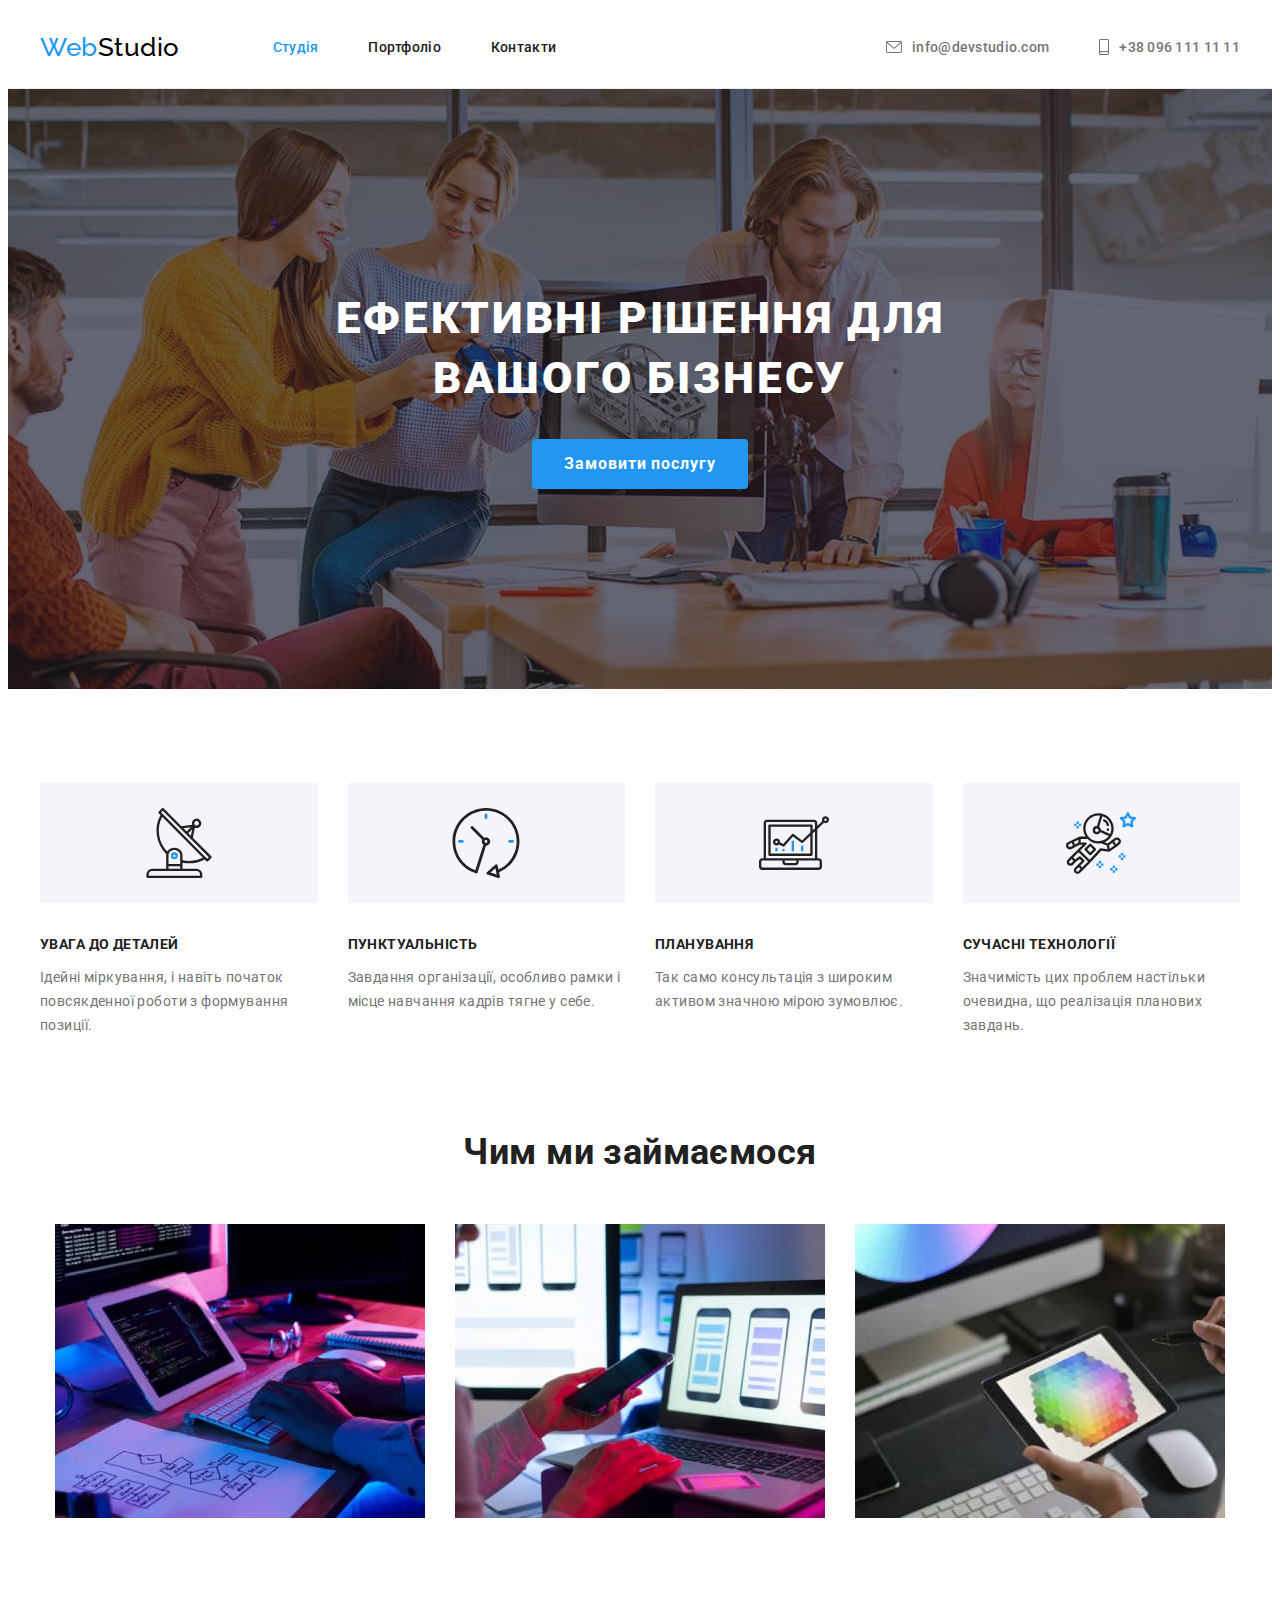
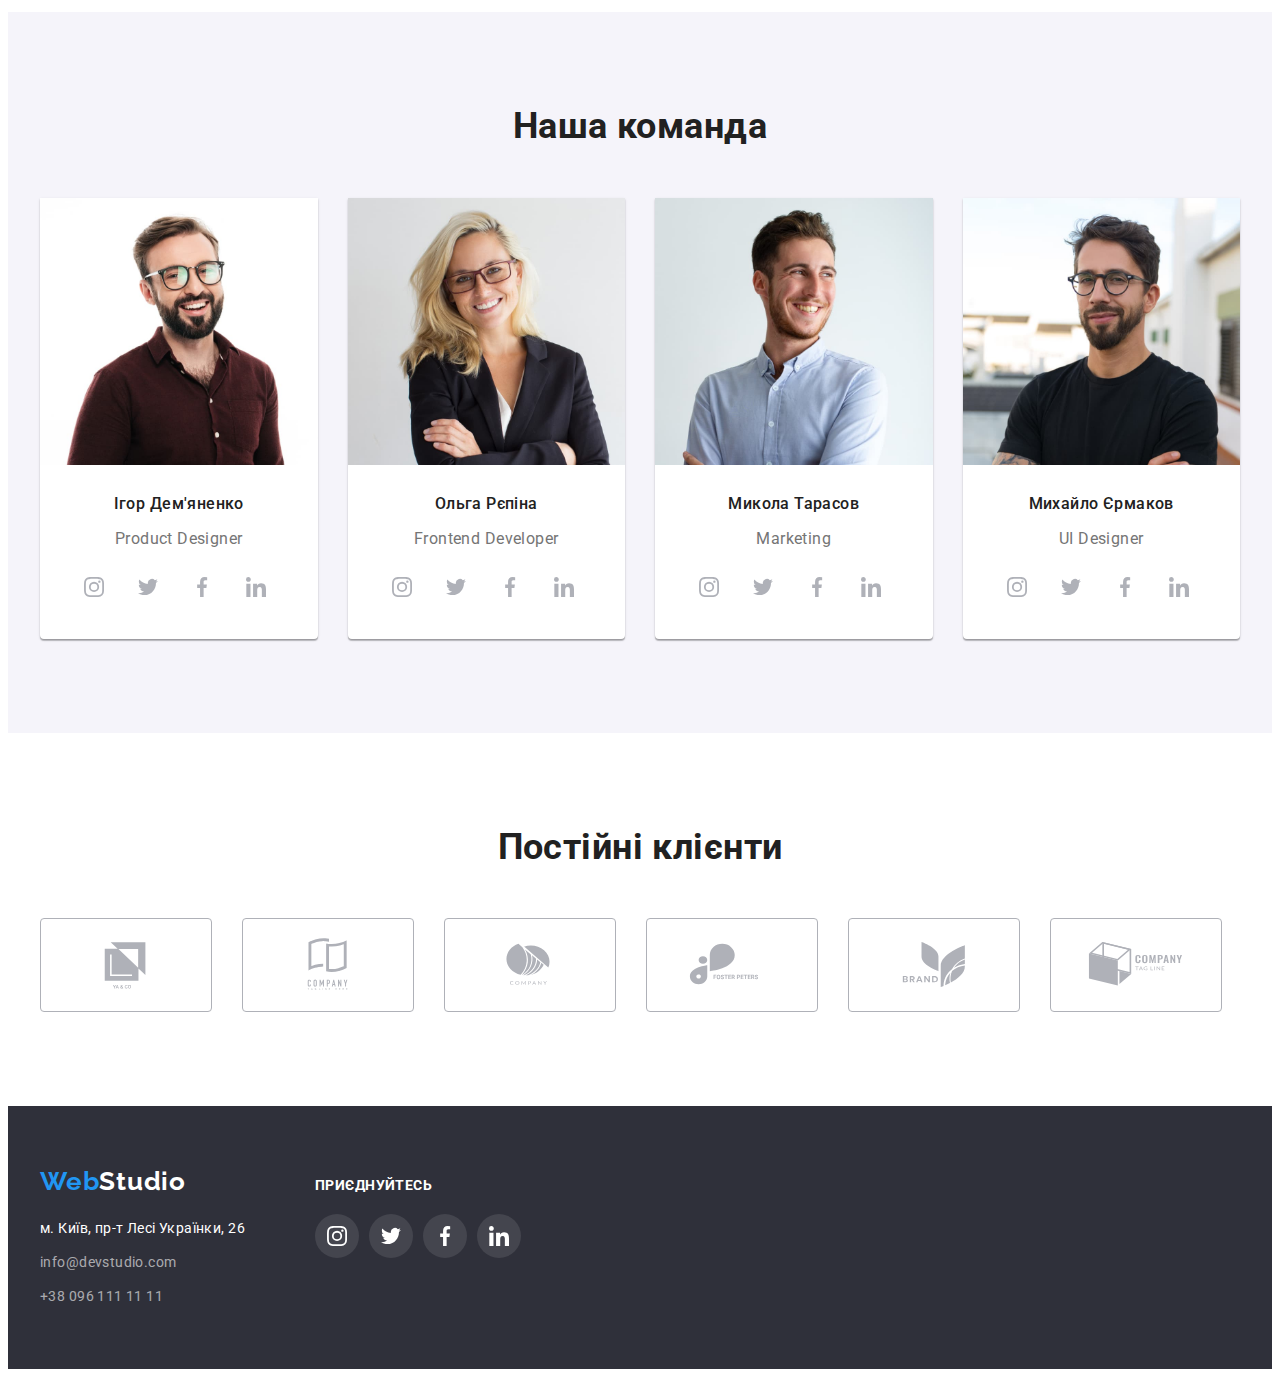
<file: index.html>
<!DOCTYPE html>
<html lang="uk">
	<head>
		<meta charset="UTF-8" />
		<meta http-equiv="X-UA-Compatible" content="IE=edge" />
		<meta name="viewport" content="width=device-width, initial-scale=1.0" />
		<title>Студія</title>
		<link rel="preconnect" href="https://fonts.googleapis.com" />
		<link rel="preconnect" href="https://fonts.gstatic.com" crossorigin />
		<link
			href="https://fonts.googleapis.com/css2?family=Raleway:wght@700&family=Roboto:wght@400;500;700;900&display=swap"
			rel="stylesheet"
		/>
		<link
			rel="stylesheet"
			href="https://cdnjs.cloudflare.com/ajax/libs/modern-normalize/1.1.0/modern-normalize.min.css"
			integrity="sha512-wpPYUAdjBVSE4KJnH1VR1HeZfpl1ub8YT/NKx4PuQ5NmX2tKuGu6U/JRp5y+Y8XG2tV+wKQpNHVUX03MfMFn9Q=="
			crossorigin="anonymous"
			referrerpolicy="no-referrer"
		/>
		<link rel="stylesheet" href="./css/style.css" />
	</head>
	<body>
		<header>
			<div class="container">
				<div class="main-header">
					<nav class="main-nav">
						<a class="logo" href="./index.html"
							>Web<span class="studio-general">Studio</span></a
						>
						<ul class="menu-navigation">
							<li>
								<a class="nav-link-active" href="./index.html"
									>Студія</a
								>
							</li>
							<li>
								<a class="nav-link" href="./portfolio.html"
									>Портфоліо</a
								>
							</li>
							<li><a class="nav-link" href="#">Контакти</a></li>
						</ul>
					</nav>
					<ul class="contact-info">
						<li>
							<a class="contact-mail" href="mailto:info@devstudio.com">
								<svg class="svg-mail" width="16" height="12">
									<use
										href="./images/icons/symbol-defs.svg#icon-header-1"
									></use>
								</svg>
								info@devstudio.com</a
							>
						</li>
						<li>
							<a class="contact-phone" href="tel:+380961111111"
								><svg class="svg-phone" width="10" height="16">
									<use
										href="./images/icons/symbol-defs.svg#icon-header-2"
									></use>
								</svg>
								+38 096 111 11 11</a
							>
						</li>
					</ul>
				</div>
			</div>
		</header>
		<main>
			<section class="hero section">
				<div class="container">
					<h1 class="hero-title">Ефективні рішення для вашого бізнесу</h1>
					<button type="button" class="hero-button">
						Замовити послугу
					</button>
				</div>
			</section>
			<section class="benefits-section">
				<div class="container">
					<h2 class="visually-hidden">Наші переваги</h2>
					<ul class="benefits-list">
						<li class="benefits-item antenna">
							<h3 class="subtitle">увага до деталей</h3>
							<p>
								Ідейні міркування, і навіть початок повсякденної роботи
								з формування позиції.
							</p>
						</li>
						<li class="benefits-item clock">
							<h3 class="subtitle">пунктуальність</h3>
							<p>
								Завдання організації, особливо рамки і місце навчання
								кадрів тягне у себе.
							</p>
						</li>
						<li class="benefits-item diagram">
							<h3 class="subtitle">планування</h3>
							<p>
								Так само консультація з широким активом значною мірою
								зумовлює.
							</p>
						</li>
						<li class="benefits-item astronaut">
							<h3 class="subtitle">сучасні технології</h3>
							<p>
								Значимість цих проблем настільки очевидна, що реалізація
								планових завдань.
							</p>
						</li>
					</ul>
				</div>
			</section>
			<section class="works-section">
				<div class="container">
					<h2 class="title">Чим ми займаємося</h2>
					<ul class="what-we-do-list">
						<li>
							<img
								src="./images/1.jpeg"
								alt="людина пише код"
								width="370"
								height="294"
							/>
						</li>
						<li>
							<img
								src="./images/2.jpeg"
								alt="людина розробляє інтерфейс"
								width="370"
								height="294"
							/>
						</li>
						<li>
							<img
								src="./images/3.jpeg"
								alt="людина підбирає колір"
								width="370"
								height="294"
							/>
						</li>
					</ul>
				</div>
			</section>
			<section class="about-team-section">
				<div class="container">
					<h2 class="title">Наша команда</h2>
					<ul class="about-team-list">
						<li class="teammate-card">
							<img
								class="team-img"
								src="./images/command/1.jpeg"
								alt="Ігор Дем'яненко"
								width="270"
								height="260"
							/>
							<h3 class="teammate-name">Ігор Дем'яненко</h3>
							<p>Product Designer</p>
							<ul class="social-links">
								<li>
									<a href="#" class="social-link">
										<svg class="svg-instagram" width="20" height="20">
											<use
												href="./images/icons/symbol-defs.svg#icon-instagram"
											></use>
										</svg>
									</a>
								</li>
								<li>
									<a href="#" class="social-link">
										<svg class="svg-instagram" width="20" height="20">
											<use
												href="./images/icons/symbol-defs.svg#icon-twitter"
											></use>
										</svg>
									</a>
								</li>
								<li>
									<a href="#" class="social-link"
										><svg
											class="svg-instagram"
											width="20"
											height="20"
										>
											<use
												href="./images/icons/symbol-defs.svg#icon-facebook"
											></use>
										</svg>
									</a>
								</li>
								<li>
									<a href="#" class="social-link"
										><svg
											class="svg-instagram"
											width="20"
											height="20"
										>
											<use
												href="./images/icons/symbol-defs.svg#icon-linkedin"
											></use>
										</svg>
									</a>
								</li>
							</ul>
						</li>
						<li class="teammate-card">
							<img
								class="team-img"
								src="./images/command/2.jpeg"
								alt="Ольга Рєпіна"
								width="270"
								height="260"
							/>
							<h3 class="teammate-name">Ольга Рєпіна</h3>
							<p>Frontend Developer</p>
							<ul class="social-links">
								<li>
									<a href="#" class="social-link">
										<svg class="svg-instagram" width="20" height="20">
											<use
												href="./images/icons/symbol-defs.svg#icon-instagram"
											></use>
										</svg>
									</a>
								</li>
								<li>
									<a href="#" class="social-link">
										<svg class="svg-instagram" width="20" height="20">
											<use
												href="./images/icons/symbol-defs.svg#icon-twitter"
											></use>
										</svg>
									</a>
								</li>
								<li>
									<a href="#" class="social-link"
										><svg
											class="svg-instagram"
											width="20"
											height="20"
										>
											<use
												href="./images/icons/symbol-defs.svg#icon-facebook"
											></use>
										</svg>
									</a>
								</li>
								<li>
									<a href="#" class="social-link"
										><svg
											class="svg-instagram"
											width="20"
											height="20"
										>
											<use
												href="./images/icons/symbol-defs.svg#icon-linkedin"
											></use>
										</svg>
									</a>
								</li>
							</ul>
						</li>
						<li class="teammate-card">
							<img
								class="team-img"
								src="./images/command/3.jpeg"
								alt="Микола Тарасов"
								width="270"
								height="260"
							/>

							<h3 class="teammate-name">Микола Тарасов</h3>
							<p>Marketing</p>
							<ul class="social-links">
								<li>
									<a href="#" class="social-link">
										<svg class="svg-instagram" width="20" height="20">
											<use
												href="./images/icons/symbol-defs.svg#icon-instagram"
											></use>
										</svg>
									</a>
								</li>
								<li>
									<a href="#" class="social-link">
										<svg class="svg-instagram" width="20" height="20">
											<use
												href="./images/icons/symbol-defs.svg#icon-twitter"
											></use>
										</svg>
									</a>
								</li>
								<li>
									<a href="#" class="social-link"
										><svg
											class="svg-instagram"
											width="20"
											height="20"
										>
											<use
												href="./images/icons/symbol-defs.svg#icon-facebook"
											></use>
										</svg>
									</a>
								</li>
								<li>
									<a href="#" class="social-link"
										><svg
											class="svg-instagram"
											width="20"
											height="20"
										>
											<use
												href="./images/icons/symbol-defs.svg#icon-linkedin"
											></use>
										</svg>
									</a>
								</li>
							</ul>
						</li>
						<li class="teammate-card">
							<img
								class="team-img"
								src="./images/command/4.jpeg"
								alt=""
								width="270"
								height="260"
							/>

							<h3 class="teammate-name">Михайло Єрмаков</h3>
							<p>UI Designer</p>
							<ul class="social-links">
								<li>
									<a href="#" class="social-link">
										<svg class="svg-instagram" width="20" height="20">
											<use
												href="./images/icons/symbol-defs.svg#icon-instagram"
											></use>
										</svg>
									</a>
								</li>
								<li>
									<a href="#" class="social-link">
										<svg class="svg-instagram" width="20" height="20">
											<use
												href="./images/icons/symbol-defs.svg#icon-twitter"
											></use>
										</svg>
									</a>
								</li>
								<li>
									<a href="#" class="social-link"
										><svg
											class="svg-instagram"
											width="20"
											height="20"
										>
											<use
												href="./images/icons/symbol-defs.svg#icon-facebook"
											></use>
										</svg>
									</a>
								</li>
								<li>
									<a href="#" class="social-link"
										><svg
											class="svg-instagram"
											width="20"
											height="20"
										>
											<use
												href="./images/icons/symbol-defs.svg#icon-linkedin"
											></use>
										</svg>
									</a>
								</li>
							</ul>
						</li>
					</ul>
				</div>
			</section>
			<section class="clients">
				<div class="container clients-container">
					<h2 class="title">Постійні клієнти</h2>
					<ul class="clients-cards">
						<li>
							<a href="#" class="clients-icon">
								<svg class="logo" width="106" height="60">
									<use
										href="./images/icons/symbol-defs.svg#icon-logo1"
									></use>
								</svg>
							</a>
						</li>
						<li>
							<a href="#" class="clients-icon">
								<svg class="logo" width="106" height="60">
									<use
										href="./images/icons/symbol-defs.svg#icon-logo2"
									></use>
								</svg>
							</a>
						</li>
						<li>
							<a href="#" class="clients-icon">
								<svg class="logo" width="106" height="60">
									<use
										href="./images/icons/symbol-defs.svg#icon-logo3"
									></use>
								</svg>
							</a>
						</li>
						<li>
							<a href="#" class="clients-icon">
								<svg class="logo" width="106" height="60">
									<use
										href="./images/icons/symbol-defs.svg#icon-logo4"
									></use>
								</svg>
							</a>
						</li>
						<li>
							<a href="#" class="clients-icon">
								<svg class="logo" width="106" height="60">
									<use
										href="./images/icons/symbol-defs.svg#icon-logo5"
									></use>
								</svg>
							</a>
						</li>
						<li>
							<a href="#" class="clients-icon">
								<svg class="logo" width="106" height="60">
									<use
										href="./images/icons/symbol-defs.svg#icon-logo6"
									></use>
								</svg>
							</a>
						</li>
					</ul>
				</div>
			</section>
		</main>
		<footer>
			<div class="container footer">
				<div class="info-footer">
					<a class="logo logo-footer" href="./index.html"
						>Web<span class="studio-footer">Studio</span></a
					>
					<address class="address">
						<ul class="contact-info-footer">
							<li class="contact-item-footer">
								<a
									class="location"
									href="https://goo.gl/maps/bZhYyXo8PXMfvwNZ9"
									target="_blank"
									rel="noopener noreferrer"
									>м. Київ, пр-т Лесі Українки, 26</a
								>
							</li>
							<li class="contact-item-footer">
								<a
									class="contact-footer footer-mail"
									href="mailto:info@devstudio.com"
									>info@devstudio.com</a
								>
							</li>
							<li class="contact-item-footer">
								<a class="contact-footer" href="tel:+380961111111"
									>+38 096 111 11 11</a
								>
							</li>
						</ul>
					</address>
				</div>
				<div class="join-us-section">
					<h2 class="join-us-title">приєднуйтесь</h2>
					<ul class="social-links-footer">
						<li>
							<a href="#" class="social-link-footer">
								<svg class="svg-footer" width="20" height="20">
									<use
										href="./images/icons/symbol-defs.svg#icon-instagram"
									></use>
								</svg>
							</a>
						</li>
						<li>
							<a href="#" class="social-link-footer">
								<svg class="svg-footer" width="20" height="20">
									<use
										href="./images/icons/symbol-defs.svg#icon-twitter"
									></use>
								</svg>
							</a>
						</li>
						<li>
							<a href="#" class="social-link-footer"
								><svg class="svg-footer" width="20" height="20">
									<use
										href="./images/icons/symbol-defs.svg#icon-facebook"
									></use>
								</svg>
							</a>
						</li>
						<li>
							<a href="#" class="social-link-footer"
								><svg class="svg-footer" width="20" height="20">
									<use
										href="./images/icons/symbol-defs.svg#icon-linkedin"
									></use>
								</svg>
							</a>
						</li>
					</ul>
				</div>
			</div>
		</footer>
	</body>
</html>
</file>
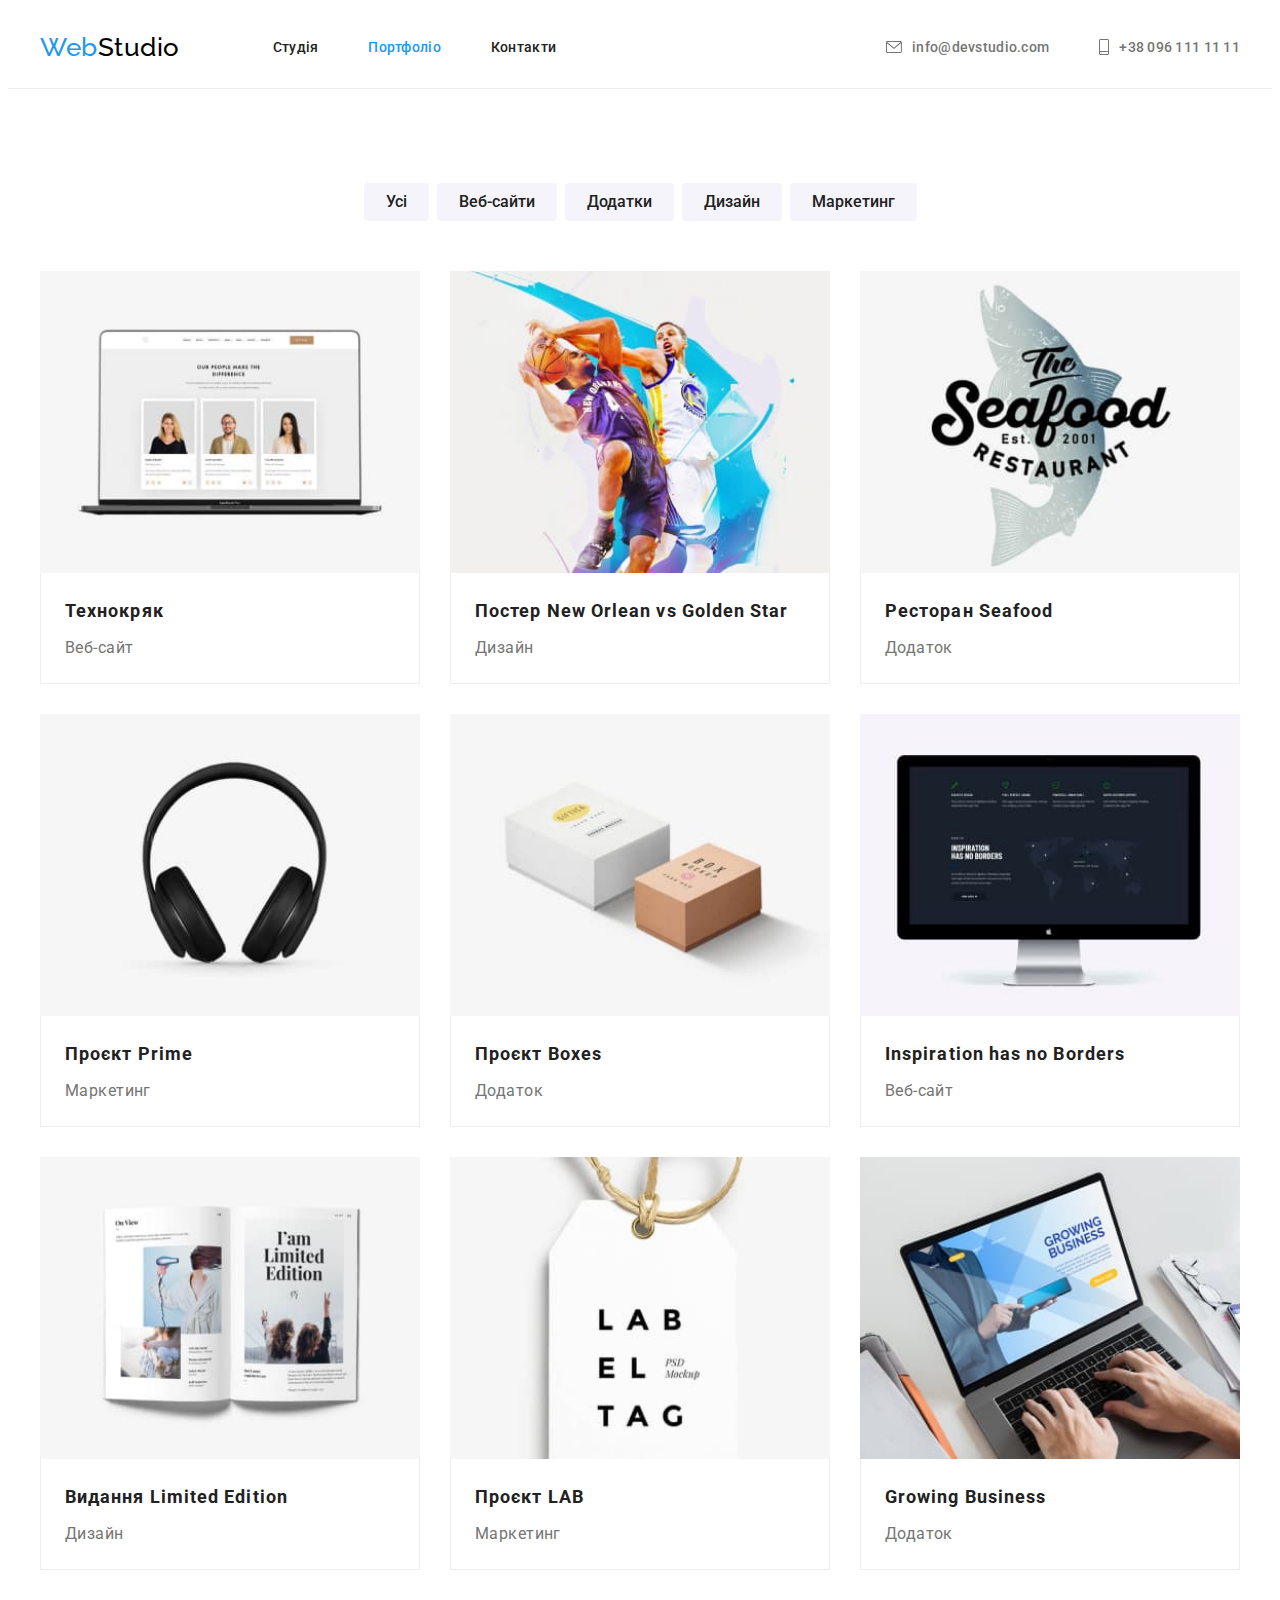
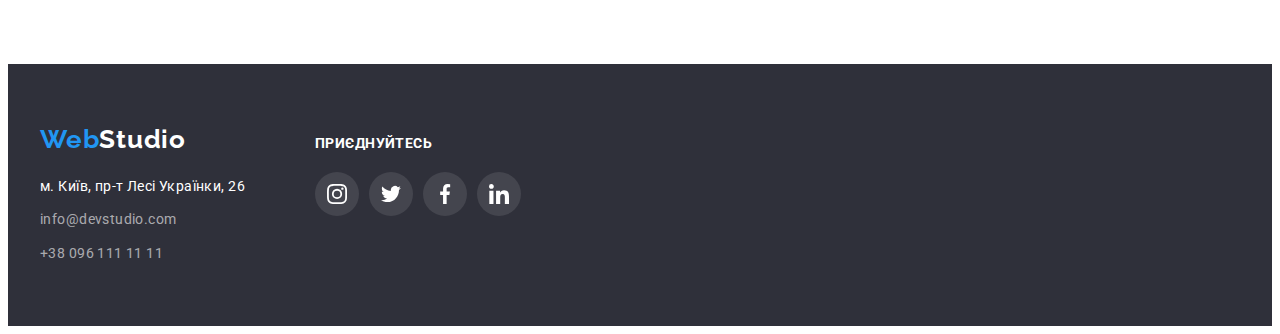
<file: portfolio.html>
<!DOCTYPE html>
<html lang="uk">
	<meta charset="UTF-8" />
		<meta http-equiv="X-UA-Compatible" content="IE=edge" />
		<meta name="viewport" content="width=device-width, initial-scale=1.0" />
		<title>Портфоліо</title>
		<link rel="preconnect" href="https://fonts.googleapis.com" />
		<link rel="preconnect" href="https://fonts.gstatic.com" crossorigin />
		<link
			href="https://fonts.googleapis.com/css2?family=Raleway:wght@700&family=Roboto:wght@400;500;700;900&display=swap"
			rel="stylesheet"
		/>
		<link
			rel="stylesheet"
			href="https://cdnjs.cloudflare.com/ajax/libs/modern-normalize/1.1.0/modern-normalize.min.css"
			integrity="sha512-wpPYUAdjBVSE4KJnH1VR1HeZfpl1ub8YT/NKx4PuQ5NmX2tKuGu6U/JRp5y+Y8XG2tV+wKQpNHVUX03MfMFn9Q=="
			crossorigin="anonymous"
			referrerpolicy="no-referrer"
		/>
		<link rel="stylesheet" href="./css/style.css" />
	</head>
	<body>
		<header>
			<div class="container">
				<div class="main-header">
					<nav class="main-nav">
						<a class="logo" href="./index.html"
							>Web<span class="studio-general">Studio</span></a
						>
						<ul class="menu-navigation">
							<li>
								<a class="nav-link" href="./index.html"
									>Студія</a
								>
							</li>
							<li>
								<a class="nav-link-active" href="./portfolio.html"
									>Портфоліо</a
								>
							</li>
							<li><a class="nav-link" href="#">Контакти</a></li>
						</ul>
					</nav>
					<ul class="contact-info">
						<li>
							<a class="contact-mail" href="mailto:info@devstudio.com">
								<svg class="svg-mail" width="16" height="12">
									<use
										href="./images/icons/symbol-defs.svg#icon-header-1"
									></use>
								</svg>
								info@devstudio.com</a
							>
						</li>
						<li>
							<a class="contact-phone" href="tel:+380961111111"
								><svg class="svg-phone" width="10" height="16">
									<use
										href="./images/icons/symbol-defs.svg#icon-header-2"
									></use>
								</svg>
								+38 096 111 11 11</a
							>
						</li>
					</ul>
				</div>
			</div>
		</header>
		<main>
			<section class="portfolio-section">
				<div class="container">
					<h1 class="visually-hidden">Портфоліо</h1>
						<ul class="filters">
							<li><button class="button-filter">Усі</button></li>
							<li><button class="button-filter">Веб-сайти</button></li>
							<li><button class="button-filter">Додатки</button></li>
							<li><button class="button-filter">Дизайн</button></li>
							<li><button class="button-filter">Маркетинг</button></li>
						</ul>
					<ul class="examples">
						<li class="examples-item">
							<a class="examples-item-link" href="#">
								<img src="./images/portfolio/1.jpeg" alt="web site" width="370" height="294" class="examples-img"/>
								<div class="examples-item-about">
									<h2 class="examples-title">Технокряк</h2>
									<p>Веб-сайт</p>
								</div>
							</a>
						</li>
						<li class="examples-item">
							<a class="examples-item-link" href="#">
								<img src="./images/portfolio/2.jpeg" alt="poster" width="370" height="294" class="examples-img">
								<div class="examples-item-about">
									<h2 class="examples-title">	Постер New Orlean vs Golden Star</h2>
									<p>Дизайн</p>
								</div>
							</a>
						</li>
						<li class="examples-item">
							<a class="examples-item-link" href="#">
								<img src="./images/portfolio/3.jpeg" alt="application" width="370" height="294" class="examples-img"/>
								<div class="examples-item-about">
									<h2 class="examples-title">Ресторан Seafood</h2>
									<p>Додаток</p>
								</div>
							</a>
						</li>
						<li class="examples-item">
							<a class="examples-item-link" href="#">
								<img src="./images/portfolio/4.jpeg" alt="headphones" width="370" height="294" class="examples-img"/>
								<div class="examples-item-about">
									<h2 class="examples-title">Проєкт Prime
									</h2>
									<p>Маркетинг</p>
								</div>
								</a>
						</li>
						<li class="examples-item">
							<a class="examples-item-link" href="#">
								<img src="./images/portfolio/5.jpeg" alt="boxes" width="370" height="294" class="examples-img"/>
								<div class="examples-item-about">
									<h2 class="examples-title">Проєкт Boxes
									</h2>
									<p>Додаток</p>
								</div>
							</a>
						</li>
						<li class="examples-item">
							<a class="examples-item-link" href="#"><img src="./images/portfolio/6.jpeg" alt="computer" width="370" height="294" class="examples-img"/>
						<div class="examples-item-about">
							<h2 class="examples-title">Inspiration has no Borders
							</h2>
							<p>Веб-сайт</p>
						</div>
						</a>
						</li>
						<li class="examples-item">
							<a class="examples-item-link" href="#">
								<img src="./images/portfolio/7.jpeg" alt="book" width="370" height="294" class="examples-img"/>
						<div class="examples-item-about">
							<h2 class="examples-title">Видання Limited Edition
							</h2>
							<p>Дизайн</p>
						</div>
							</a>
						</li>
						<li class="examples-item">
							<a class="examples-item-link" href="#">
								<img src="./images/portfolio/8.jpeg" alt="label" width="370" height="294" class="examples-img"/>
						<div class="examples-item-about">
							<h2 class="examples-title">Проєкт LAB
							</h2>
							<p>Маркетинг</p>
						</div>
							</a>
						</li>
						<li class="examples-item">
							<a class="examples-item-link" href="#">
								<img src="./images/portfolio/9.jpeg" alt="laptoop" width="370" height="294" class="examples-img"/>
						<div class="examples-item-about">
							<h2 class="examples-title">Growing Business
							</h2>
							<p>Додаток</p>
						</div>
							</a>
						</li>
					</ul>
				</div>
			</section>
		</main>
		<footer>
			<div class="container footer">
				<div class="info-footer">
					<a class="logo logo-footer" href="./index.html"
						>Web<span class="studio-footer">Studio</span></a
					>
					<address class="address">
						<ul class="contact-info-footer">
							<li class="contact-item-footer">
								<a
									class="location"
									href="https://goo.gl/maps/bZhYyXo8PXMfvwNZ9"
									target="_blank"
									rel="noopener noreferrer"
									>м. Київ, пр-т Лесі Українки, 26</a
								>
							</li>
							<li class="contact-item-footer">
								<a
									class="contact-footer footer-mail"
									href="mailto:info@devstudio.com"
									>info@devstudio.com</a
								>
							</li>
							<li class="contact-item-footer">
								<a class="contact-footer" href="tel:+380961111111"
									>+38 096 111 11 11</a
								>
							</li>
						</ul>
					</address>
				</div>
				<div class="join-us-section">
					<h2 class="join-us-title">приєднуйтесь</h2>
					<ul class="social-links-footer">
						<li>
							<a href="#" class="social-link-footer">
								<svg class="svg-footer" width="20" height="20">
									<use
										href="./images/icons/symbol-defs.svg#icon-instagram"
									></use>
								</svg>
							</a>
						</li>
						<li>
							<a href="#" class="social-link-footer">
								<svg class="svg-footer" width="20" height="20">
									<use
										href="./images/icons/symbol-defs.svg#icon-twitter"
									></use>
								</svg>
							</a>
						</li>
						<li>
							<a href="#" class="social-link-footer"
								><svg class="svg-footer" width="20" height="20">
									<use
										href="./images/icons/symbol-defs.svg#icon-facebook"
									></use>
								</svg>
							</a>
						</li>
						<li>
							<a href="#" class="social-link-footer"
								><svg class="svg-footer" width="20" height="20">
									<use
										href="./images/icons/symbol-defs.svg#icon-linkedin"
									></use>
								</svg>
							</a>
						</li>
					</ul>
				</div>
			</div>
		</footer>
	</body>
</html>
</file>
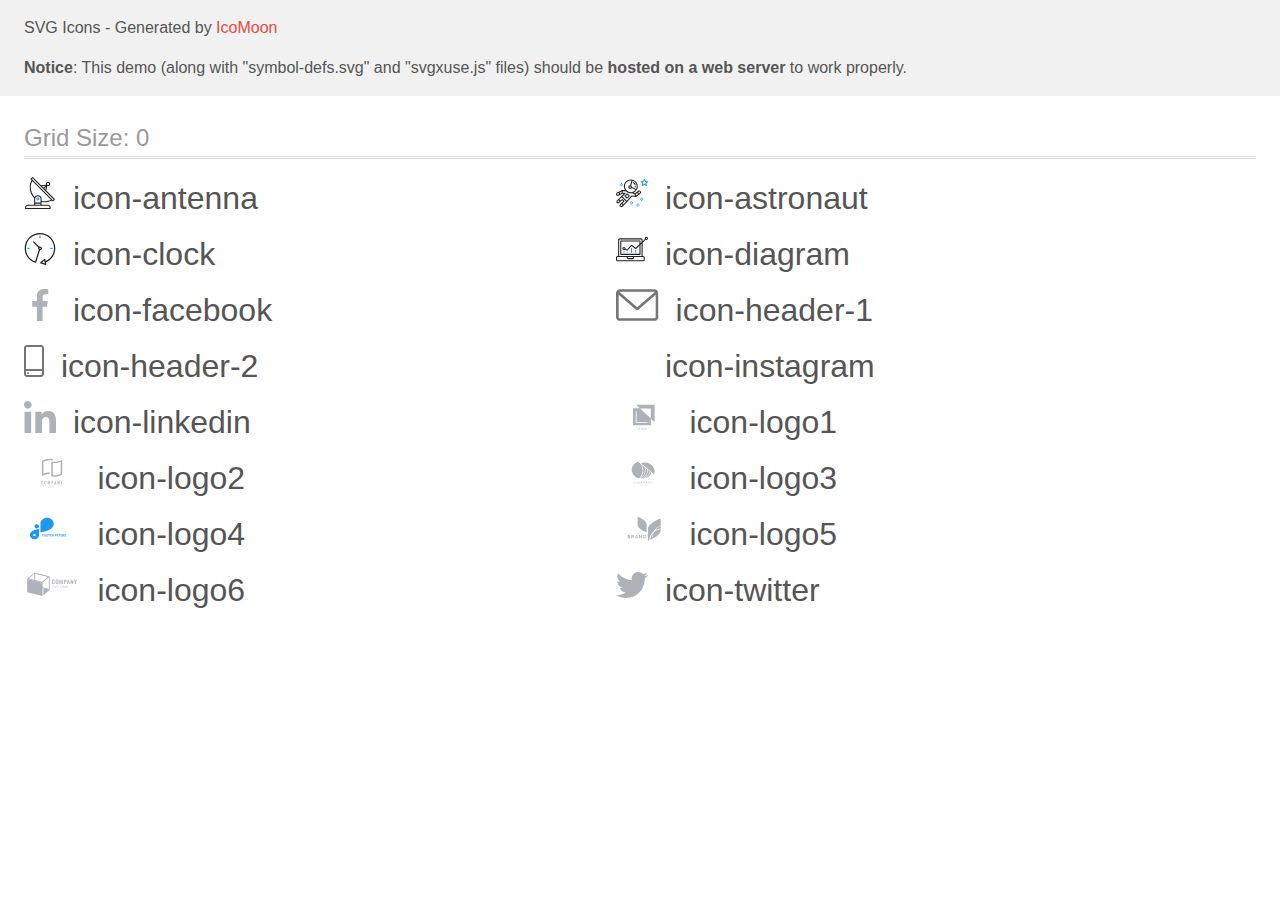
<file: images/icons/icomoon/demo-external-svg.html>
<!doctype html>
<html>
<head>
    <title>IcoMoon - SVG Icons</title>
    <meta charset="utf-8">
    <meta name="viewport" content="width=device-width, initial-scale=1">
    <link rel="stylesheet" href="demo-files/demo.css">
    <link rel="stylesheet" href="style.css">
</head>
<body>
<header class="bgc1 clearfix">
<div class="mhl">
    <p>SVG Icons - Generated by <a href="https://icomoon.io/app">IcoMoon</a></p><p><strong>Notice</strong>: This demo (along with "symbol-defs.svg" and "svgxuse.js" files) should be <b>hosted on a web server</b> to work properly.</p>
</div>
</header>
    <div class="clearfix mhl ptl">
        <h1 class="mvm mtn fgc1">Grid Size: 0</h1>
        <div class="glyph fs1">
            <div class="clearfix pbs">
                <svg class="icon icon-antenna"><use xlink:href="symbol-defs.svg#icon-antenna"></use></svg><span class="name"> icon-antenna</span>
            </div>
        </div>
        <div class="glyph fs1">
            <div class="clearfix pbs">
                <svg class="icon icon-astronaut"><use xlink:href="symbol-defs.svg#icon-astronaut"></use></svg><span class="name"> icon-astronaut</span>
            </div>
        </div>
        <div class="glyph fs1">
            <div class="clearfix pbs">
                <svg class="icon icon-clock"><use xlink:href="symbol-defs.svg#icon-clock"></use></svg><span class="name"> icon-clock</span>
            </div>
        </div>
        <div class="glyph fs1">
            <div class="clearfix pbs">
                <svg class="icon icon-diagram"><use xlink:href="symbol-defs.svg#icon-diagram"></use></svg><span class="name"> icon-diagram</span>
            </div>
        </div>
        <div class="glyph fs1">
            <div class="clearfix pbs">
                <svg class="icon icon-facebook"><use xlink:href="symbol-defs.svg#icon-facebook"></use></svg><span class="name"> icon-facebook</span>
            </div>
        </div>
        <div class="glyph fs1">
            <div class="clearfix pbs">
                <svg class="icon icon-header-1"><use xlink:href="symbol-defs.svg#icon-header-1"></use></svg><span class="name"> icon-header-1</span>
            </div>
        </div>
        <div class="glyph fs1">
            <div class="clearfix pbs">
                <svg class="icon icon-header-2"><use xlink:href="symbol-defs.svg#icon-header-2"></use></svg><span class="name"> icon-header-2</span>
            </div>
        </div>
        <div class="glyph fs1">
            <div class="clearfix pbs">
                <svg class="icon icon-instagram"><use xlink:href="symbol-defs.svg#icon-instagram"></use></svg><span class="name"> icon-instagram</span>
            </div>
        </div>
        <div class="glyph fs1">
            <div class="clearfix pbs">
                <svg class="icon icon-linkedin"><use xlink:href="symbol-defs.svg#icon-linkedin"></use></svg><span class="name"> icon-linkedin</span>
            </div>
        </div>
        <div class="glyph fs1">
            <div class="clearfix pbs">
                <svg class="icon icon-logo1"><use xlink:href="symbol-defs.svg#icon-logo1"></use></svg><span class="name"> icon-logo1</span>
            </div>
        </div>
        <div class="glyph fs1">
            <div class="clearfix pbs">
                <svg class="icon icon-logo2"><use xlink:href="symbol-defs.svg#icon-logo2"></use></svg><span class="name"> icon-logo2</span>
            </div>
        </div>
        <div class="glyph fs1">
            <div class="clearfix pbs">
                <svg class="icon icon-logo3"><use xlink:href="symbol-defs.svg#icon-logo3"></use></svg><span class="name"> icon-logo3</span>
            </div>
        </div>
        <div class="glyph fs1">
            <div class="clearfix pbs">
                <svg class="icon icon-logo4"><use xlink:href="symbol-defs.svg#icon-logo4"></use></svg><span class="name"> icon-logo4</span>
            </div>
        </div>
        <div class="glyph fs1">
            <div class="clearfix pbs">
                <svg class="icon icon-logo5"><use xlink:href="symbol-defs.svg#icon-logo5"></use></svg><span class="name"> icon-logo5</span>
            </div>
        </div>
        <div class="glyph fs1">
            <div class="clearfix pbs">
                <svg class="icon icon-logo6"><use xlink:href="symbol-defs.svg#icon-logo6"></use></svg><span class="name"> icon-logo6</span>
            </div>
        </div>
        <div class="glyph fs1">
            <div class="clearfix pbs">
                <svg class="icon icon-twitter"><use xlink:href="symbol-defs.svg#icon-twitter"></use></svg><span class="name"> icon-twitter</span>
            </div>
        </div>
  </div>
<script defer src="svgxuse.js"></script>
</body>
</html>
</file>
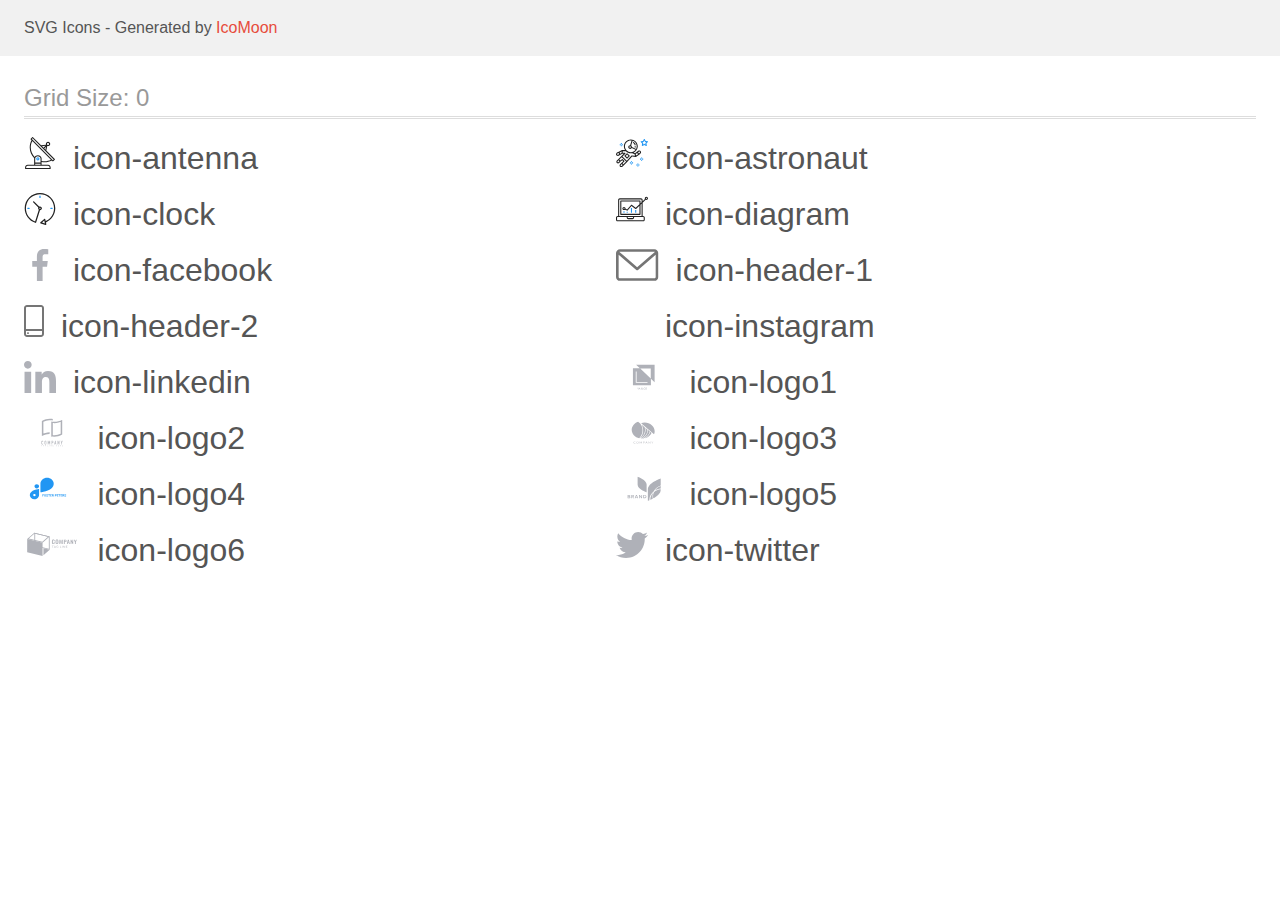
<file: images/icons/icomoon/demo.html>
<!doctype html>
<html>
<head>
    <title>IcoMoon - SVG Icons</title>
    <meta charset="utf-8">
    <meta name="viewport" content="width=device-width, initial-scale=1">
    <link rel="stylesheet" href="demo-files/demo.css">
    <link rel="stylesheet" href="style.css">
</head>
<body>
<svg aria-hidden="true" style="position: absolute; width: 0; height: 0; overflow: hidden;" version="1.1" xmlns="http://www.w3.org/2000/svg" xmlns:xlink="http://www.w3.org/1999/xlink">
<defs>
<symbol id="icon-antenna" viewBox="0 0 32 32">
<path fill="#212121" style="fill: var(--color1, #212121)" d="M30.773 22.098l-8.443-8.505 0.937-4.616c0.225 0.090 0.485 0.144 0.758 0.146h0.007c0.008 0 0.017 0 0.026 0 1.192 0 2.159-0.967 2.159-2.159s-0.967-2.159-2.159-2.159c-1.192 0-2.159 0.967-2.159 2.159 0 0.259 0.046 0.508 0.13 0.739l-0.005-0.015-4.96 0.606-8.091-8.133c-0.096-0.098-0.229-0.159-0.376-0.16h-0c-0.14 0.001-0.274 0.057-0.373 0.155l-1.512 1.504c-0.096 0.097-0.156 0.23-0.156 0.377s0.060 0.281 0.156 0.377v0l0.814 0.825c-1.143 2.062-1.816 4.522-1.816 7.139 0 4.106 1.656 7.824 4.336 10.525l-0.001-0.001c0.043 0.041 0.092 0.074 0.146 0.097-0.032 0.164-0.051 0.353-0.052 0.546v6.188h-6.4c-1.472 0.001-2.666 1.194-2.667 2.666v1.067c0 0.295 0.239 0.534 0.534 0.534h24.534c0.294 0 0.533-0.239 0.533-0.534v-1.067c-0.002-1.472-1.195-2.665-2.666-2.666h-6.4v-2.742c1.003 0.21 2.024 0.317 3.049 0.32 2.58-0.003 5.005-0.663 7.117-1.822l-0.077 0.039 0.818 0.823c0.099 0.101 0.235 0.159 0.376 0.16 0.14-0.001 0.274-0.057 0.373-0.155l1.512-1.504c0.096-0.097 0.156-0.23 0.156-0.377s-0.060-0.281-0.156-0.377v0zM23.28 6.233c0.193-0.192 0.459-0.31 0.752-0.31 0.589 0 1.067 0.478 1.067 1.066s-0.477 1.066-1.067 1.066c-0 0-0 0-0 0h-0.004c-0.587-0.003-1.061-0.479-1.061-1.066 0-0.295 0.12-0.563 0.314-0.756l0-0h-0.002zM22.024 9.737l-0.598 2.946-1.175-1.183 1.774-1.763zM21.419 8.835l-1.92 1.909-1.486-1.493 3.406-0.416zM24.004 28.8c0.884 0 1.6 0.716 1.6 1.6v0 0.534h-23.466v-0.534c0-0.884 0.716-1.6 1.6-1.6v0h20.267zM16.538 26.666v1.067h-5.334v-1.067h5.334zM11.204 25.6v-4.053c0-1.294 1.196-2.346 2.667-2.346s2.667 1.053 2.667 2.346v4.053h-5.334zM17.604 23.904v-2.357c0-1.882-1.675-3.413-3.733-3.413-0.017-0-0.038-0-0.058-0-1.353 0-2.54 0.707-3.213 1.771l-0.009 0.016c-2.36-2.482-3.812-5.846-3.812-9.55 0-2.314 0.567-4.496 1.569-6.414l-0.036 0.077 18.602 18.709c-1.823 0.947-3.979 1.502-6.266 1.502-1.079 0-2.128-0.124-3.136-0.357l0.093 0.018zM28.893 23.22l-21.057-21.181 0.754-0.752 7.935 7.98c0.004 0 0.006 0.007 0.010 0.010l13.114 13.191-0.757 0.752z"></path>
<path fill="#2196f3" style="fill: var(--color2, #2196f3)" d="M13.876 20.267h-0.005c-0.001 0-0.002 0-0.002 0-0.884 0-1.6 0.716-1.6 1.6s0.715 1.599 1.597 1.6h0.005c0.001 0 0.001 0 0.002 0 0.884 0 1.6-0.716 1.6-1.6s-0.715-1.599-1.598-1.6h-0zM14.249 22.245c-0.096 0.096-0.229 0.155-0.376 0.155-0.295 0-0.534-0.239-0.534-0.534s0.238-0.533 0.532-0.533h0c0.293 0.001 0.531 0.239 0.531 0.533 0 0.148-0.060 0.282-0.157 0.378l-0 0h0.005z"></path>
</symbol>
<symbol id="icon-astronaut" viewBox="0 0 32 32">
<path fill="#2196f3" style="fill: var(--color2, #2196f3)" d="M31.974 4.524c-0.064-0.191-0.227-0.332-0.427-0.362l-0.003-0-1.911-0.278-0.855-1.731c-0.179-0.365-0.777-0.365-0.956 0l-0.855 1.731-1.911 0.278c-0.26 0.039-0.457 0.26-0.457 0.528 0 0.15 0.062 0.285 0.161 0.382l1.383 1.348-0.326 1.903c-0.034 0.2 0.048 0.402 0.212 0.522 0.166 0.12 0.383 0.135 0.562 0.040l1.709-0.899 1.709 0.899c0.072 0.038 0.157 0.061 0.247 0.061 0.295 0 0.534-0.239 0.534-0.534 0-0.031-0.003-0.062-0.008-0.092l0 0.003-0.326-1.903 1.383-1.348c0.099-0.097 0.161-0.233 0.161-0.382 0-0.059-0.009-0.115-0.027-0.168l0.001 0.004zM29.511 5.851c-0.126 0.122-0.183 0.299-0.153 0.472l0.191 1.114-1-0.526c-0.072-0.039-0.158-0.062-0.249-0.062s-0.177 0.023-0.252 0.063l0.003-0.001-1 0.526 0.191-1.114c0.005-0.027 0.008-0.059 0.008-0.091 0-0.149-0.061-0.285-0.16-0.381l-0-0-0.811-0.79 1.119-0.162c0.174-0.025 0.324-0.134 0.402-0.292l0.5-1.013 0.5 1.013c0.078 0.158 0.228 0.267 0.402 0.292l1.119 0.162-0.809 0.79zM26.134 20.522h-1.067v1.067h1.067v-1.067zM26.134 22.656h-1.067v1.066h1.067v-1.066zM27.2 21.589h-1.067v1.067h1.067v-1.067zM25.067 21.589h-1.067v1.067h1.067v-1.067zM22.4 26.389h-1.067v1.067h1.067v-1.067zM22.4 28.523h-1.067v1.067h1.067v-1.067zM23.467 27.456h-1.067v1.067h1.067v-1.067zM21.334 27.456h-1.067v1.067h1.067v-1.067zM16 24.256h-1.066v1.067h1.066v-1.067zM16 26.389h-1.066v1.067h1.066v-1.067zM17.067 25.322h-1.067v1.067h1.067v-1.067zM14.934 25.322h-1.067v1.067h1.067v-1.067zM5.867 6.122h-1.066v1.066h1.066v-1.066zM5.867 8.256h-1.066v1.066h1.066v-1.066zM6.933 7.189h-1.067v1.067h1.066v-1.067zM4.8 7.189h-1.067v1.067h1.067v-1.067z"></path>
<path fill="#212121" style="fill: var(--color1, #212121)" d="M24.715 14.16c-0.28-0.376-0.698-0.636-1.179-0.703l-0.009-0.001c-0.076-0.012-0.164-0.018-0.254-0.018-0.411 0-0.789 0.139-1.090 0.373l0.004-0.003-1.253 0.96-1.898 1.417-1.358-0.541c2.421-1.086 4.113-3.508 4.113-6.32 0-3.823-3.122-6.934-6.961-6.934s-6.961 3.11-6.961 6.934c0 1.386 0.415 2.674 1.12 3.759l-2.768-0.024c-0.009 0-0.016 0.005-0.023 0.005-0.057 0.003-0.11 0.014-0.159 0.033l0.004-0.001c-0.013 0.005-0.026 0.007-0.038 0.013-0.006 0.003-0.013 0.003-0.019 0.006l-3.233 1.596c-0 0-0.001 0-0.001 0.001l-1.893 0.91c-0.024 0.011-0.045 0.023-0.065 0.036l0.001-0.001c-0.482 0.324-0.795 0.867-0.795 1.483 0 0.297 0.073 0.577 0.201 0.823l-0.005-0.010c0.22 0.424 0.592 0.742 1.043 0.885l0.013 0.003c0.161 0.053 0.345 0.083 0.537 0.083 0.308 0 0.598-0.078 0.851-0.216l-0.009 0.005 1.388-0.738 2.264-1.169 1.357-0.008-5.442 5.415c0 0.001-0.001 0.001-0.001 0.001l-1.339 1.333c-0.303 0.299-0.491 0.714-0.491 1.173 0 0.002 0 0.003 0 0.005v-0c0.002 0.919 0.748 1.664 1.667 1.664 0.001 0 0.002 0 0.002 0h-0c0.428 0 0.854-0.162 1.18-0.485l1.314-1.309 1.741-1.3 0.901 0.897-3.102 3.088c-0.303 0.299-0.491 0.714-0.491 1.173 0 0.001 0 0.003 0 0.004v-0c0 0.445 0.174 0.864 0.49 1.179 0.302 0.3 0.717 0.485 1.176 0.485 0.001 0 0.002 0 0.003 0h-0c0.427 0 0.855-0.162 1.18-0.485l4.488-4.472c0.007-0.006 0.016-0.009 0.022-0.016l5.166-5.658 3.471 0.494c0.025 0.004 0.050 0.006 0.075 0.006 0.064 0 0.127-0.016 0.187-0.038 0.017-0.006 0.032-0.015 0.049-0.023 0.019-0.010 0.039-0.015 0.058-0.027l3.213-2.133c0.012-0.008 0.018-0.021 0.029-0.030 0.013-0.010 0.029-0.014 0.041-0.026l1.271-1.191c0.348-0.326 0.564-0.787 0.564-1.3 0-0.4-0.132-0.769-0.355-1.066l0.003 0.005zM2.13 17.77c-0.098 0.054-0.215 0.086-0.34 0.086-0.078 0-0.153-0.013-0.224-0.036l0.005 0.001c-0.294-0.093-0.504-0.364-0.504-0.683 0-0.235 0.114-0.444 0.289-0.575l0.002-0.001 1.314-0.632 0.316 0.924 0.133 0.389-0.992 0.527zM5.627 15.942l-1.548 0.8-0.255-0.746-0.184-0.537 2.027-1.001-0.040 1.484zM20.727 9.322c0 0.918-0.219 1.785-0.599 2.56l-4.181-1.899c-0.044-0.575-0.342-1.072-0.782-1.384l-0.006-0.004 1.464-4.861c2.377 0.757 4.104 2.975 4.104 5.588zM8.938 9.322c0-3.235 2.644-5.867 5.894-5.867 0.253 0 0.5 0.022 0.745 0.053l-1.432 4.753c-0.019 0-0.037-0.006-0.057-0.006-0 0-0.001 0-0.001 0-1.032 0-1.869 0.835-1.872 1.867v0c0.003 1.031 0.84 1.867 1.872 1.867 0 0 0 0 0.001 0h-0c0.695 0 1.295-0.383 1.618-0.944l3.863 1.755c-1.075 1.447-2.795 2.39-4.737 2.39-3.25 0-5.894-2.632-5.894-5.867zM14.895 10.122c0 0.441-0.362 0.8-0.806 0.8-0 0-0.001 0-0.001 0-0.443 0-0.802-0.358-0.804-0.8v-0c0-0.441 0.361-0.8 0.806-0.8s0.806 0.359 0.806 0.8zM2.464 25.146c-0.11 0.109-0.261 0.176-0.428 0.176s-0.317-0.067-0.427-0.175l0 0c-0.109-0.108-0.176-0.257-0.176-0.422s0.067-0.314 0.176-0.422l0-0 0.962-0.959 0.852 0.848-0.959 0.954zM5.678 28.88c-0.11 0.109-0.261 0.176-0.428 0.176s-0.317-0.067-0.427-0.175l0 0c-0.109-0.108-0.176-0.257-0.176-0.422s0.067-0.314 0.176-0.422l0-0 0.963-0.959 0.852 0.848-0.96 0.955zM9.16 25.411l-0.001 0.001-1.765 1.76-0.852-0.848 1.765-1.757c0.040-0.040 0.065-0.088 0.090-0.136 0.007-0.014 0.020-0.026 0.026-0.040 0.016-0.041 0.019-0.085 0.026-0.128 0.003-0.025 0.014-0.048 0.014-0.073 0-0.035-0.013-0.070-0.020-0.105-0.006-0.032-0.006-0.064-0.019-0.096-0.025-0.053-0.055-0.098-0.092-0.138l0 0c-0.010-0.012-0.014-0.026-0.025-0.038h-0.001s0-0.001-0.001-0.002l-1.607-1.6c-0.017-0.017-0.039-0.024-0.058-0.038-0.025-0.021-0.054-0.040-0.084-0.056l-0.003-0.001c-0.026-0.012-0.058-0.023-0.090-0.031l-0.003-0.001c-0.030-0.009-0.065-0.017-0.101-0.020l-0.002-0c-0.007-0-0.015-0-0.023-0-0.026 0-0.051 0.002-0.075 0.005l0.003-0c-0.036 0.005-0.069 0.009-0.104 0.021s-0.064 0.027-0.094 0.045c-0.020 0.011-0.043 0.015-0.061 0.029l-1.774 1.324-0.901-0.897 2.399-2.386 4.36 4.289-0.928 0.919zM15.979 18.394c-0.016-0.002-0.030 0.004-0.046 0.003-0.008-0-0.017-0.001-0.027-0.001-0.031 0-0.062 0.003-0.092 0.008l0.003-0c-0.070 0.011-0.132 0.035-0.187 0.070l0.002-0.001c-0.030 0.018-0.057 0.037-0.083 0.061-0.013 0.011-0.028 0.016-0.040 0.029l-4.698 5.146-4.328-4.256 2.833-2.818c0.096-0.097 0.156-0.23 0.156-0.377 0-0.295-0.239-0.534-0.534-0.534-0.001 0-0.001 0-0.002 0h0l-2.219 0.013 0.028-1.607 3.104 0.027c1.264 1.297 3.027 2.101 4.978 2.101 0.001 0 0.002 0 0.003 0h-0c0.438 0 0.864-0.046 1.28-0.122 0.040 0.032 0.080 0.064 0.129 0.085l2.41 0.96 0.152 0.758 0.178 0.886-3.003-0.427zM20.020 18.572l-0.313-1.558 1.446-1.080 0.946 1.257-2.080 1.381zM23.773 15.741l-0.837 0.785-0.931-1.236 0.831-0.637c0.155-0.119 0.351-0.168 0.543-0.143 0.193 0.027 0.364 0.128 0.48 0.284 0.088 0.117 0.141 0.265 0.141 0.426 0 0.206-0.087 0.391-0.226 0.521l-0 0z"></path>
<path fill="#212121" style="fill: var(--color1, #212121)" d="M13.602 18.544l-2.143-2.134c-0.096-0.096-0.229-0.155-0.376-0.155s-0.28 0.059-0.376 0.155l-2.143 2.133c-0.097 0.097-0.156 0.23-0.156 0.378s0.060 0.281 0.156 0.378l-0-0 2.142 2.134c0.096 0.096 0.229 0.156 0.376 0.156s0.28-0.059 0.376-0.156v0l2.143-2.134c0.097-0.097 0.157-0.23 0.157-0.378s-0.060-0.281-0.157-0.378l-0-0zM11.083 20.303l-1.387-1.381 1.386-1.381 1.387 1.381-1.387 1.381zM17.164 5.071l-0.258 1.036c0.071 0.018 1.738 0.452 1.738 2.149h1.067c0-2.017-1.666-2.965-2.547-3.184zM19.711 9.322h-1.067v1.066h1.067v-1.066z"></path>
</symbol>
<symbol id="icon-clock" viewBox="0 0 32 32">
<path fill="#212121" style="fill: var(--color1, #212121)" d="M31.296 15.301c-0.001-8.452-6.855-15.303-15.308-15.301s-15.303 6.855-15.301 15.308c0.002 6.788 4.422 12.543 10.541 14.545l0.108 0.031c0.061 0.019 0.123 0.029 0.187 0.029 0.12 0 0.238-0.032 0.342-0.094 0.135-0.080 0.236-0.207 0.283-0.357l3.865-12.25c1.054-0.004 1.906-0.859 1.906-1.913 0-1.056-0.856-1.913-1.913-1.913-0.303 0-0.59 0.071-0.845 0.196l0.011-0.005-5.106-5.107c-0.114-0.11-0.271-0.179-0.443-0.179-0.352 0-0.638 0.286-0.638 0.638 0 0.172 0.068 0.328 0.179 0.443l-0-0 5.103 5.109c-0.121 0.241-0.191 0.525-0.191 0.826 0 0.602 0.283 1.137 0.723 1.48l0.004 0.003-3.682 11.673c-7.278-2.681-11.004-10.754-8.324-18.032s10.754-11.004 18.032-8.323c7.278 2.681 11.004 10.754 8.323 18.032-1.345 3.581-4.003 6.406-7.374 7.938l-0.088 0.036-0.398-1.874c-0.063-0.291-0.318-0.506-0.624-0.506-0.164 0-0.313 0.062-0.426 0.163l0.001-0.001-3.837 3.426c-0.132 0.117-0.214 0.287-0.214 0.477 0 0.283 0.185 0.524 0.441 0.606l0.005 0.001 4.899 1.563c0.058 0.020 0.126 0.031 0.196 0.031 0.352 0 0.637-0.285 0.637-0.637 0-0.047-0.005-0.093-0.015-0.138l0.001 0.004-0.391-1.839c5.528-2.374 9.329-7.772 9.329-14.057 0-0.011 0-0.023-0-0.034v0.002zM15.992 14.664c0.352 0 0.638 0.286 0.638 0.638s-0.285 0.638-0.638 0.638v0c-0.352 0-0.638-0.286-0.638-0.638s0.286-0.638 0.638-0.638v0zM18.092 29.528l2.184-1.948 0.603 2.84-2.787-0.892z"></path>
<path fill="#2196f3" style="fill: var(--color2, #2196f3)" d="M15.354 3.185v1.275c0 0.352 0.286 0.638 0.638 0.638s0.638-0.285 0.638-0.638v0-1.275c0-0.352-0.285-0.638-0.638-0.638s-0.638 0.285-0.638 0.638v0zM3.876 14.664c-0.352 0-0.638 0.286-0.638 0.638s0.285 0.638 0.638 0.638h1.275c0.352 0 0.638-0.286 0.638-0.638s-0.285-0.638-0.638-0.638h-1.275zM28.108 15.939c0.352 0 0.638-0.286 0.638-0.638s-0.285-0.638-0.638-0.638h-1.275c-0.352 0-0.638 0.286-0.638 0.638s0.285 0.638 0.638 0.638h1.275z"></path>
</symbol>
<symbol id="icon-diagram" viewBox="0 0 32 32">
<path fill="#2196f3" style="fill: var(--color2, #2196f3)" d="M14.926 14.965h1.066v4.798h-1.066v-4.798zM19.19 17.097h1.066v2.665h-1.066v-2.665zM10.661 18.696h1.066v1.066h-1.066v-1.066zM7.463 18.163h1.066v1.599h-1.066v-1.599z"></path>
<path fill="#212121" style="fill: var(--color1, #212121)" d="M1.599 28.291h25.586c0 0 0 0 0 0 0.883 0 1.599-0.716 1.599-1.599v0-2.132c0-0.883-0.716-1.599-1.599-1.599v0h-0.533v-13.294l3.028-2.868c0.207 0.104 0.452 0.166 0.711 0.166 0.888 0 1.608-0.72 1.608-1.608s-0.72-1.608-1.608-1.608c-0.888 0-1.608 0.72-1.608 1.608 0 0.247 0.056 0.481 0.155 0.69l-0.004-0.010-2.281 2.162v-1.23c0-0.883-0.716-1.599-1.599-1.599v0h-21.323c-0.883 0-1.599 0.716-1.599 1.599v0 15.992h-0.533c-0.883 0-1.599 0.716-1.599 1.599v0 2.132c0 0.883 0.716 1.599 1.599 1.599v0zM30.384 4.837c0.294 0 0.533 0.239 0.533 0.533s-0.239 0.533-0.533 0.533v0c-0.294 0-0.533-0.239-0.533-0.533s0.239-0.533 0.533-0.533v0zM3.198 6.969c0-0.294 0.239-0.533 0.533-0.533h21.323c0.294 0 0.533 0.239 0.533 0.533v2.239l-1.066 1.013v-2.185c0-0.295-0.239-0.534-0.534-0.534h-19.189c-0.294 0-0.534 0.239-0.534 0.533v13.327c0 0.294 0.239 0.533 0.534 0.533h19.189c0.295 0 0.534-0.239 0.534-0.533v-9.675l1.066-1.010v12.283h-22.389v-15.991zM7.996 13.899c-0.001 0-0.003 0-0.005 0-0.883 0-1.599 0.716-1.599 1.599s0.716 1.599 1.599 1.599c0.432 0 0.824-0.172 1.112-0.45l-0 0 1.853 0.93c0.215 0.107 0.476 0.057 0.636-0.122l3.939-4.432 3.872 2.902c0.208 0.155 0.498 0.139 0.686-0.039l3.365-3.188v8.131h-18.123v-12.261h18.123v2.661l-3.771 3.572-3.904-2.927c-0.088-0.067-0.2-0.107-0.32-0.107-0.158 0-0.3 0.069-0.398 0.178l-0 0.001-3.993 4.493-1.493-0.746c0.011-0.064 0.017-0.128 0.020-0.193 0-0.883-0.716-1.599-1.599-1.599v0zM8.529 15.498c0 0.294-0.239 0.533-0.533 0.533s-0.533-0.239-0.533-0.533v0c0-0.294 0.239-0.533 0.533-0.533s0.533 0.239 0.533 0.533v0zM11.727 24.026h5.33v0.533c0 0.294-0.238 0.533-0.533 0.533h-4.265c-0.294 0-0.533-0.239-0.533-0.533v0-0.533zM1.067 24.56c0-0.294 0.238-0.533 0.533-0.533h9.062v0.533c0 0.883 0.716 1.599 1.599 1.599v0h4.265c0.883 0 1.599-0.716 1.599-1.599v0-0.533h9.062c0.294 0 0.533 0.239 0.533 0.533v2.132c0 0.294-0.239 0.533-0.533 0.533h-25.586c-0 0-0 0-0 0-0.294 0-0.533-0.239-0.533-0.533 0 0 0 0 0 0v0-2.132z"></path>
</symbol>
<symbol id="icon-facebook" viewBox="0 0 32 32">
<path fill="#afb1b8" style="fill: var(--color3, #afb1b8)" d="M21.328 5.312h2.923v-5.088c-1.232-0.143-2.66-0.224-4.107-0.224-0.052 0-0.104 0-0.157 0l0.008-0c-4.213 0-7.099 2.65-7.099 7.52v4.48h-4.646v5.688h4.646v14.312h5.699v-14.31h4.459l0.709-5.688h-5.17v-3.922c0-1.643 0.443-2.768 2.734-2.768z"></path>
</symbol>
<symbol id="icon-header-1" viewBox="0 0 43 32">
<path fill="#757575" style="fill: var(--color4, #757575)" d="M38.667 0h-34.667c-2.205 0-4 1.795-4 4v24c0 2.205 1.795 4 4 4h34.667c2.205 0 4-1.795 4-4v-24c0-2.205-1.795-4-4-4zM38.667 2.667c0.181 0 0.355 0.037 0.512 0.104l-17.845 15.467-17.845-15.467c0.151-0.065 0.327-0.104 0.512-0.104h34.667zM38.667 29.333h-34.667c-0.736 0-1.333-0.597-1.333-1.333v0-22.413l17.792 15.421c0.233 0.203 0.539 0.327 0.875 0.327s0.642-0.124 0.876-0.328l-0.002 0.001 17.792-15.421v22.413c0 0.736-0.597 1.333-1.333 1.333v0z"></path>
</symbol>
<symbol id="icon-header-2" viewBox="0 0 20 32">
<path fill="#757575" style="fill: var(--color4, #757575)" d="M17 0h-14c-1.654 0-3 1.346-3 3v26c0 1.654 1.346 3 3 3h14c1.654 0 3-1.346 3-3v-26c0-1.654-1.346-3-3-3zM3 2h14c0.552 0 1 0.448 1 1v0 21h-16v-21c0-0.552 0.448-1 1-1v0zM17 30h-14c-0.552 0-1-0.448-1-1v0-3h16v3c0 0.552-0.448 1-1 1v0z"></path>
<path fill="#757575" style="fill: var(--color4, #757575)" d="M4.708 27.478c0.18 0.163 0.293 0.399 0.293 0.66s-0.113 0.497-0.292 0.659l-0.001 0.001c-0.186 0.17-0.435 0.275-0.708 0.275s-0.522-0.104-0.709-0.275l0.001 0.001c-0.18-0.163-0.293-0.399-0.293-0.66s0.113-0.497 0.292-0.659l0.001-0.001c0.186-0.17 0.435-0.275 0.708-0.275s0.522 0.104 0.709 0.275l-0.001-0.001z"></path>
</symbol>
<symbol id="icon-instagram" viewBox="0 0 32 32">
<path fill="#fff" style="fill: var(--color5, #fff)" d="M31.968 9.408c-0.074-1.701-0.349-2.869-0.742-3.882-0.424-1.111-1.054-2.059-1.85-2.837l-0.001-0.001c-0.78-0.792-1.724-1.419-2.778-1.827l-0.054-0.018c-1.019-0.394-2.181-0.667-3.882-0.742-1.712-0.082-2.256-0.101-6.602-0.101-4.344 0-4.888 0.019-6.595 0.094-1.699 0.074-2.869 0.349-3.88 0.742-1.112 0.424-2.060 1.054-2.839 1.85l-0.001 0.001c-0.791 0.78-1.418 1.724-1.825 2.778l-0.018 0.054c-0.395 1.019-0.669 2.181-0.744 3.882-0.082 1.712-0.101 2.256-0.101 6.602 0 4.344 0.019 4.888 0.094 6.595 0.075 1.701 0.35 2.869 0.744 3.882 0.426 1.11 1.055 2.057 1.849 2.837l0.001 0.001c0.8 0.813 1.77 1.443 2.832 1.843 1.019 0.395 2.182 0.67 3.882 0.744 1.707 0.075 2.251 0.094 6.595 0.094 4.346 0 4.89-0.019 6.595-0.094 1.701-0.074 2.869-0.349 3.882-0.742 2.157-0.85 3.833-2.526 4.664-4.628l0.019-0.055c0.394-1.019 0.669-2.182 0.744-3.882 0.075-1.707 0.093-2.251 0.093-6.595s-0.006-4.888-0.080-6.595zM29.088 22.474c-0.070 1.563-0.333 2.406-0.55 2.97-0.552 1.399-1.64 2.486-3.004 3.024l-0.036 0.012c-0.56 0.219-1.411 0.482-2.968 0.55-1.688 0.075-2.194 0.094-6.464 0.094-4.269 0-4.782-0.019-6.464-0.094-1.563-0.069-2.406-0.331-2.97-0.55-0.721-0.269-1.334-0.676-1.836-1.192l-0.001-0.001c-0.517-0.503-0.924-1.117-1.184-1.803l-0.011-0.034c-0.218-0.563-0.48-1.413-0.549-2.97-0.075-1.688-0.094-2.195-0.094-6.464 0-4.27 0.019-4.784 0.094-6.464 0.069-1.563 0.331-2.406 0.549-2.97 0.269-0.722 0.678-1.337 1.198-1.837l0.002-0.002c0.504-0.517 1.119-0.923 1.806-1.182l0.034-0.011c0.56-0.219 1.411-0.48 2.968-0.55 1.688-0.074 2.195-0.093 6.464-0.093 4.275 0 4.782 0.019 6.464 0.093 1.563 0.069 2.406 0.331 2.97 0.55 0.693 0.256 1.325 0.662 1.837 1.194 0.531 0.52 0.938 1.144 1.195 1.84 0.218 0.56 0.48 1.411 0.549 2.968 0.075 1.688 0.094 2.194 0.094 6.464 0 4.269-0.019 4.768-0.094 6.458z"></path>
<path fill="#fff" style="fill: var(--color5, #fff)" d="M16.059 7.782c-4.539 0.002-8.218 3.682-8.219 8.221v0c0.091 4.471 3.737 8.060 8.221 8.060s8.13-3.589 8.221-8.052l0-0.009c-0.001-4.54-3.681-8.22-8.221-8.221h-0zM16.059 21.334c-2.945-0-5.332-2.388-5.332-5.333s2.388-5.333 5.333-5.333c0 0 0.001 0 0.001 0h-0c2.946 0 5.334 2.388 5.334 5.334s-2.388 5.334-5.334 5.334v0zM26.525 7.458c0 1.060-0.86 1.92-1.92 1.92s-1.92-0.86-1.92-1.92v0c0-1.060 0.86-1.92 1.92-1.92s1.92 0.86 1.92 1.92v0z"></path>
</symbol>
<symbol id="icon-linkedin" viewBox="0 0 32 32">
<path fill="#afb1b8" style="fill: var(--color3, #afb1b8)" d="M31.992 32h0.008v-11.738c0-5.741-1.235-10.163-7.947-10.163-3.227 0-5.392 1.77-6.277 3.45h-0.093v-2.914h-6.365v21.363h6.627v-10.578c0-2.786 0.528-5.48 3.978-5.48 3.398 0 3.45 3.179 3.45 5.658v10.402h6.619zM0.528 10.635h6.635v21.365h-6.635v-21.365zM3.843 0c-2.123 0-3.843 1.721-3.843 3.843v0c0 2.12 1.722 3.878 3.843 3.878 2.12 0 3.842-1.757 3.842-3.878s-1.72-3.841-3.841-3.843h-0z"></path>
</symbol>
<symbol id="icon-logo1" viewBox="0 0 57 32">
<path fill="#afb1b8" style="fill: var(--color3, #afb1b8)" d="M20.267 3.733l3.738 3.538-6.938-0.004v17.167h18.133v-6.564l3.733 3.534v-17.671h-18.667zM35.036 17.455l-10.597-10.032h10.597v10.032zM31.746 21.923h-11.81v-11.545h0.835v10.763h10.975v0.781zM22.725 26.72l-0.436 0.899-0.436-0.899h-0.366l0.637 1.198v0.698h0.331v-0.698l0.635-1.198h-0.364zM23.274 28.616l0.154-0.442h0.734l0.155 0.442h0.344l-0.717-1.896h-0.296l-0.716 1.896h0.342zM23.794 27.123l0.275 0.786h-0.549l0.275-0.787zM25.531 27.863c-0.045 0.067-0.071 0.149-0.071 0.238 0 0.001 0 0.002 0 0.003v-0c0 0.16 0.056 0.29 0.168 0.389s0.263 0.149 0.45 0.149c0.188 0 0.349-0.051 0.485-0.153l0.107 0.126h0.367l-0.278-0.33c0.109-0.149 0.164-0.341 0.164-0.574h-0.275c0 0.128-0.027 0.244-0.079 0.348l-0.366-0.432 0.129-0.094c0.078-0.053 0.144-0.119 0.195-0.195l0.002-0.003c0.038-0.061 0.060-0.136 0.060-0.216 0-0.001 0-0.002 0-0.003v0c0-0.002 0-0.005 0-0.007 0-0.117-0.051-0.221-0.132-0.293l-0-0c-0.084-0.076-0.197-0.123-0.32-0.123-0.007 0-0.013 0-0.020 0l0.001-0c-0.153 0-0.274 0.044-0.364 0.13s-0.135 0.203-0.135 0.352c0 0.061 0.014 0.123 0.043 0.189 0.030 0.065 0.082 0.144 0.155 0.237-0.14 0.101-0.235 0.188-0.282 0.261zM26.387 28.283c-0.081 0.066-0.185 0.106-0.299 0.107h-0c-0.005 0-0.010 0-0.015 0-0.082 0-0.156-0.031-0.212-0.083l0 0c-0.052-0.052-0.085-0.123-0.085-0.203 0-0.004 0-0.007 0-0.011l-0 0.001c0-0.101 0.052-0.192 0.156-0.271l0.041-0.029 0.414 0.489zM26.047 27.443c-0.090-0.11-0.134-0.202-0.134-0.275 0-0.063 0.019-0.116 0.055-0.157 0.034-0.039 0.084-0.063 0.139-0.063 0.003 0 0.005 0 0.008 0h-0c0.002-0 0.004-0 0.007-0 0.052 0 0.1 0.020 0.135 0.054l-0-0c0.037 0.035 0.056 0.077 0.056 0.126 0 0.002 0 0.005 0 0.007 0 0.071-0.031 0.134-0.080 0.177l-0 0-0.041 0.032-0.145 0.099zM29.133 28.473c0.13-0.114 0.205-0.272 0.224-0.474h-0.328c-0.018 0.135-0.059 0.232-0.124 0.29s-0.163 0.087-0.292 0.087c-0.141 0-0.249-0.054-0.323-0.162s-0.11-0.264-0.11-0.469v-0.167c0.002-0.203 0.041-0.355 0.117-0.46 0.077-0.105 0.188-0.157 0.331-0.157 0.123 0 0.217 0.030 0.28 0.091s0.104 0.158 0.12 0.294h0.328c-0.021-0.207-0.095-0.368-0.222-0.482s-0.296-0.171-0.506-0.171c-0.155 0-0.292 0.037-0.411 0.111-0.119 0.076-0.213 0.183-0.27 0.31l-0.002 0.005c-0.060 0.133-0.096 0.288-0.096 0.451 0 0.008 0 0.016 0 0.023l-0-0.001v0.177c0.003 0.174 0.035 0.327 0.098 0.46s0.151 0.234 0.266 0.306c0.116 0.071 0.249 0.107 0.4 0.107 0.216 0 0.389-0.056 0.519-0.169zM31.069 28.207c0.064-0.141 0.097-0.304 0.097-0.49v-0.105c0-0.006 0-0.013 0-0.020 0-0.169-0.036-0.329-0.102-0.473l0.003 0.007c-0.060-0.134-0.156-0.243-0.274-0.318l-0.003-0.002c-0.119-0.075-0.256-0.112-0.411-0.112s-0.291 0.037-0.411 0.113c-0.119 0.075-0.211 0.182-0.277 0.324-0.062 0.137-0.098 0.297-0.098 0.466 0 0.008 0 0.016 0 0.025l-0-0.001v0.107c0.001 0.181 0.034 0.341 0.099 0.48 0.066 0.139 0.159 0.246 0.279 0.322 0.121 0.075 0.258 0.112 0.411 0.112 0.156 0 0.293-0.037 0.412-0.112 0.119-0.076 0.212-0.183 0.276-0.323zM30.716 27.135c0.080 0.112 0.119 0.274 0.119 0.484v0.099c0 0.213-0.039 0.376-0.118 0.487-0.078 0.111-0.19 0.167-0.336 0.167-0.004 0-0.009 0-0.014 0-0.134 0-0.253-0.067-0.324-0.17l-0.001-0.001c-0.081-0.114-0.121-0.275-0.121-0.483v-0.109c0.002-0.204 0.043-0.362 0.122-0.473 0.071-0.102 0.188-0.168 0.321-0.168 0.005 0 0.010 0 0.014 0l-0.001-0c0.146 0 0.259 0.056 0.338 0.168z"></path>
</symbol>
<symbol id="icon-logo2" viewBox="0 0 57 32">
<path fill="#afb1b8" style="fill: var(--color3, #afb1b8)" d="M26.727 3.165h-0.073c-0.112-0.007-0.224-0.010-0.336-0.012h-0.243c-0.212 0-0.428 0.005-0.642 0.016-0.007-0.001-0.016-0.001-0.024-0.001s-0.017 0-0.025 0.001l0.001-0c-2.059 0.12-3.971 0.635-5.699 1.47l0.090-0.039-0.23 0.111v11.809l0.54-0.183c0.474-0.163 0.978-0.309 1.5-0.445 1.29-0.345 2.775-0.553 4.305-0.573l0.012-0v1.551c-0.193 0.001-0.38 0.006-0.568 0.016h-0.045c-1.212 0.068-2.348 0.25-3.442 0.537l0.12-0.027c-1.503 0.382-2.82 0.91-4.044 1.586l0.087-0.044v-15.145c1.195-0.711 2.578-1.29 4.042-1.665l0.11-0.024c1.173-0.315 2.52-0.499 3.909-0.505h0.231c0.273 0.007 0.539 0.019 0.788 0.038 0.658 0.046 1.31 0.15 1.949 0.311v1.527c-0.544-0.133-1.189-0.234-1.849-0.282l-0.039-0.002-0.039-0.003c-0.132-0.011-0.263-0.022-0.386-0.022zM29.415 4.726c0.339 0.026 0.69 0.038 1.044 0.038 1.464-0.006 2.881-0.198 4.231-0.554l-0.117 0.026c1.502-0.383 2.819-0.912 4.043-1.587l-0.087 0.044v14.875c-1.195 0.71-2.578 1.289-4.042 1.665l-0.11 0.024c-1.173 0.314-2.52 0.498-3.91 0.503h-0.004c-0.029 0-0.062 0-0.096 0-1.020 0-2.010-0.128-2.955-0.368l0.083 0.018v-14.972c0.229 0.053 0.466 0.102 0.706 0.142 0.394 0.067 0.81 0.115 1.214 0.145zM36.985 4.842l-0.54 0.181c-0.496 0.167-0.997 0.316-1.5 0.449-1.344 0.36-2.888 0.569-4.48 0.575h-0.004c-0.352 0-0.676-0.010-0.989-0.030l-0.43-0.028v12.148l0.37 0.032c0.342 0.030 0.696 0.045 1.052 0.045 1.257-0.006 2.473-0.172 3.631-0.48l-0.1 0.023c1.059-0.269 1.977-0.608 2.848-1.031l-0.088 0.039 0.23-0.111v-11.812z"></path>
<path fill="#afb1b8" style="fill: var(--color3, #afb1b8)" d="M19.060 24.113c-0.145-0.15-0.348-0.243-0.572-0.243-0.010 0-0.020 0-0.030 0.001l0.001-0c-0.004-0-0.008-0-0.012-0-0.121 0-0.236 0.024-0.34 0.067l0.006-0.002c-0.205 0.082-0.364 0.243-0.442 0.444l-0.002 0.005c-0.043 0.107-0.063 0.22-0.062 0.335v2.023c-0.005 0.142 0.022 0.284 0.079 0.415 0.048 0.104 0.117 0.196 0.203 0.271 0.081 0.068 0.175 0.117 0.277 0.144 0.099 0.027 0.201 0.042 0.302 0.042 0.113 0.001 0.224-0.023 0.326-0.070 0.304-0.135 0.512-0.434 0.512-0.781v-0.226h-0.53v0.18c0 0.004 0 0.008 0 0.012 0 0.060-0.011 0.118-0.032 0.171l0.001-0.003c-0.018 0.045-0.044 0.083-0.077 0.114l-0 0c-0.061 0.047-0.137 0.076-0.221 0.077h-0c-0.009 0.001-0.020 0.002-0.031 0.002-0.089 0-0.168-0.043-0.216-0.11l-0.001-0.001c-0.044-0.071-0.071-0.158-0.071-0.251 0-0.007 0-0.014 0-0.021l-0 0.001v-1.887c-0.003-0.105 0.019-0.208 0.065-0.302 0.049-0.075 0.132-0.124 0.227-0.124 0.011 0 0.022 0.001 0.033 0.002l-0.001-0c0.003-0 0.006-0 0.010-0 0.092 0 0.174 0.045 0.226 0.114l0.001 0.001c0.055 0.071 0.088 0.162 0.088 0.26 0 0.004-0 0.008-0 0.012v-0.001 0.175h0.524v-0.206c0-0.003 0-0.006 0-0.009 0-0.124-0.024-0.243-0.067-0.352l0.002 0.006c-0.041-0.111-0.102-0.205-0.177-0.285l0 0zM22.202 24.091c-0.161-0.137-0.371-0.221-0.601-0.223h-0c-0.108 0-0.215 0.020-0.316 0.057-0.218 0.078-0.391 0.239-0.483 0.443l-0.002 0.005c-0.053 0.123-0.080 0.257-0.077 0.392v1.94c-0.004 0.137 0.023 0.272 0.077 0.397 0.048 0.105 0.117 0.197 0.205 0.271 0.081 0.075 0.176 0.133 0.279 0.171 0.101 0.037 0.208 0.057 0.316 0.057 0.231-0.001 0.442-0.087 0.603-0.229l-0.001 0.001c0.084-0.076 0.152-0.168 0.199-0.271 0.054-0.125 0.081-0.261 0.077-0.397v-1.941c0-0.005 0-0.011 0-0.017 0-0.135-0.029-0.264-0.080-0.381l0.002 0.006c-0.049-0.111-0.117-0.205-0.199-0.283l-0-0zM21.955 26.706c0.001 0.009 0.001 0.019 0.001 0.030 0 0.099-0.041 0.188-0.106 0.251l-0 0c-0.067 0.056-0.154 0.091-0.249 0.091s-0.182-0.034-0.25-0.091l0.001 0c-0.066-0.063-0.106-0.152-0.106-0.25 0-0.011 0-0.022 0.002-0.032l-0 0.001v-1.941c-0.001-0.009-0.001-0.019-0.001-0.030 0-0.098 0.041-0.187 0.106-0.25l0-0c0.067-0.056 0.154-0.091 0.249-0.091s0.182 0.034 0.25 0.091l-0.001-0c0.066 0.063 0.106 0.152 0.106 0.25 0 0.011-0 0.021-0.001 0.032l0-0.001v1.941zM26.329 27.573v-3.675h-0.508l-0.668 1.945h-0.009l-0.674-1.945h-0.503v3.674h0.525v-2.235h0.010l0.514 1.58h0.262l0.518-1.58h0.010v2.235h0.525zM29.311 24.157c-0.081-0.091-0.183-0.16-0.297-0.201-0.108-0.036-0.232-0.057-0.361-0.057-0.007 0-0.014 0-0.021 0h-0.779v3.675h0.524v-1.435h0.269c0.164 0.007 0.326-0.027 0.473-0.1 0.12-0.068 0.217-0.163 0.286-0.278l0.002-0.003c0.060-0.098 0.101-0.206 0.12-0.32 0.018-0.116 0.028-0.249 0.028-0.385 0-0.012-0-0.023-0-0.035l0 0.002c0.005-0.176-0.012-0.353-0.051-0.525-0.037-0.132-0.104-0.246-0.193-0.338l0 0zM29.041 25.277c-0.002 0.070-0.020 0.136-0.050 0.194l0.001-0.003c-0.030 0.056-0.077 0.101-0.133 0.128l-0.002 0.001c-0.065 0.030-0.14 0.047-0.22 0.047-0.010 0-0.019-0-0.028-0.001l0.001 0h-0.239v-1.249h0.27c0.008-0 0.016-0.001 0.025-0.001 0.077 0 0.149 0.017 0.214 0.048l-0.003-0.001c0.054 0.031 0.096 0.078 0.122 0.134l0.001 0.002c0.029 0.065 0.044 0.134 0.046 0.205v0.244c0 0.085 0.005 0.174 0 0.252h-0.005zM31.791 23.899h-0.429l-0.81 3.675h0.524l0.154-0.789h0.714l0.154 0.789h0.523l-0.829-3.675zM31.308 26.283l0.258-1.332h0.010l0.256 1.332h-0.523zM35.173 26.112h-0.010l-0.79-2.213h-0.503v3.675h0.523v-2.21h0.011l0.8 2.209h0.493v-3.674h-0.523v2.213zM38.372 23.899l-0.421 1.461h-0.011l-0.421-1.461h-0.554l0.719 2.122v1.553h0.524v-1.553l0.719-2.121h-0.555zM17.6 28.611h0.252v0.708h0.171v-0.708h0.251v-0.145h-0.674v0.146zM19.721 28.465l-0.331 0.853h0.182l0.070-0.194h0.34l0.073 0.194h0.187l-0.339-0.853h-0.182zM19.694 28.981l0.116-0.316 0.116 0.316h-0.232zM21.818 29.004h0.197v0.11c-0.055 0.044-0.126 0.072-0.203 0.072h-0c-0.004 0-0.008 0-0.012 0-0.068 0-0.129-0.032-0.169-0.081l-0-0c-0.040-0.057-0.063-0.127-0.063-0.203 0-0.007 0-0.013 0.001-0.020l-0 0.001c0-0.19 0.082-0.285 0.245-0.285 0.006-0.001 0.012-0.001 0.018-0.001 0.084 0 0.155 0.058 0.174 0.136l0 0.001 0.169-0.033c-0.036-0.166-0.156-0.251-0.362-0.251-0.003-0-0.007-0-0.011-0-0.11 0-0.211 0.042-0.287 0.11l0-0c-0.076 0.075-0.124 0.18-0.124 0.296 0 0.011 0 0.022 0.001 0.033l-0-0.001c-0 0.006-0 0.013-0 0.020 0 0.115 0.041 0.22 0.11 0.301l-0.001-0.001c0.075 0.078 0.181 0.126 0.297 0.126 0.009 0 0.018-0 0.027-0.001l-0.001 0c0.004 0 0.009 0 0.014 0 0.134 0 0.257-0.052 0.348-0.137l-0 0v-0.336h-0.37v0.144zM23.959 28.465h-0.173v0.853h0.597v-0.145h-0.425v-0.708zM25.77 28.465h-0.173v0.853h0.173v-0.853zM27.539 29.035l-0.349-0.57h-0.167v0.853h0.16v-0.557l0.343 0.557h0.172v-0.853h-0.158v0.57zM29.14 28.942h0.425v-0.145h-0.425v-0.187h0.457v-0.146h-0.63v0.853h0.647v-0.145h-0.475v-0.231zM33.020 28.802h-0.336v-0.336h-0.171v0.853h0.171v-0.373h0.336v0.373h0.172v-0.853h-0.172v0.337zM34.629 28.942h0.427v-0.145h-0.427v-0.187h0.459v-0.146h-0.629v0.853h0.646v-0.145h-0.475v-0.231zM36.812 28.943c0.149-0.023 0.224-0.102 0.224-0.237 0.001-0.007 0.001-0.015 0.001-0.024 0-0.068-0.033-0.128-0.085-0.166l-0.001-0c-0.063-0.032-0.137-0.051-0.216-0.051-0.012 0-0.023 0-0.035 0.001l0.002-0h-0.362v0.853h0.172v-0.357h0.034c0.004-0 0.009-0 0.014-0 0.034 0 0.066 0.007 0.094 0.020l-0.001-0.001c0.025 0.015 0.046 0.037 0.061 0.062l0.186 0.271h0.205l-0.104-0.166c-0.047-0.083-0.111-0.152-0.187-0.203l-0.002-0.001zM36.639 28.825h-0.126v-0.214h0.135c0.011-0.001 0.023-0.001 0.036-0.001 0.049 0 0.097 0.008 0.141 0.023l-0.003-0.001c0.023 0.021 0.037 0.050 0.037 0.083 0 0.037-0.018 0.069-0.045 0.090l-0 0c-0.043 0.014-0.092 0.021-0.142 0.021-0.011 0-0.022-0-0.033-0.001l0.002 0zM38.459 28.942h0.425v-0.145h-0.425v-0.187h0.459v-0.146h-0.631v0.853h0.647v-0.145h-0.475v-0.231z"></path>
</symbol>
<symbol id="icon-logo3" viewBox="0 0 57 32">
<path fill="#afb1b8" style="fill: var(--color3, #afb1b8)" d="M19.417 26.187c0.009 0 0.017 0.002 0.025 0.005s0.015 0.007 0.021 0.013l-0-0 0.116 0.111c-0.091 0.090-0.202 0.162-0.327 0.211-0.129 0.048-0.278 0.076-0.434 0.076-0.011 0-0.021-0-0.032-0l0.002 0c-0.149 0.003-0.298-0.021-0.436-0.071-0.128-0.046-0.237-0.114-0.33-0.2l0.001 0.001c-0.090-0.085-0.161-0.188-0.21-0.302l-0.002-0.006c-0.047-0.114-0.075-0.246-0.075-0.385 0-0.004 0-0.008 0-0.012v0.001c-0-0.006-0-0.013-0-0.020 0-0.272 0.118-0.516 0.305-0.684l0.001-0.001c0.099-0.087 0.218-0.155 0.349-0.201 0.143-0.048 0.296-0.072 0.45-0.070 0.008-0 0.018-0 0.028-0 0.139 0 0.273 0.024 0.398 0.067l-0.009-0.003c0.115 0.044 0.221 0.104 0.313 0.179l-0.098 0.118c-0.007 0.008-0.015 0.015-0.024 0.021l-0 0c-0.010 0.006-0.021 0.009-0.034 0.009-0.002 0-0.004-0-0.006-0l0 0c-0.016-0.001-0.030-0.005-0.043-0.012l0 0-0.052-0.032-0.073-0.041c-0.066-0.032-0.144-0.057-0.225-0.070l-0.005-0.001c-0.048-0.008-0.104-0.013-0.161-0.013-0.004 0-0.009 0-0.013 0h0.001c-0.003-0-0.007-0-0.011-0-0.112 0-0.219 0.020-0.319 0.055l0.007-0.002c-0.098 0.034-0.182 0.085-0.254 0.15l0.001-0.001c-0.073 0.068-0.128 0.149-0.164 0.237-0.038 0.089-0.059 0.193-0.059 0.302 0 0.004 0 0.008 0 0.011v-0.001c-0 0.004-0 0.008-0 0.013 0 0.11 0.022 0.215 0.061 0.311l-0.002-0.005c0.036 0.087 0.091 0.167 0.162 0.236 0.067 0.064 0.149 0.115 0.242 0.147 0.095 0.034 0.196 0.051 0.299 0.051 0.059 0.001 0.119-0.003 0.178-0.010 0.148-0.015 0.28-0.074 0.385-0.164l-0.001 0.001c0.015-0.012 0.034-0.020 0.055-0.020h0zM22.775 25.629c0 0.003 0 0.008 0 0.012 0 0.138-0.029 0.269-0.081 0.387l0.002-0.006c-0.052 0.12-0.126 0.222-0.218 0.304l-0.001 0.001c-0.097 0.086-0.211 0.154-0.337 0.198l-0.007 0.002c-0.132 0.045-0.284 0.071-0.442 0.071s-0.31-0.026-0.452-0.074l0.010 0.003c-0.132-0.047-0.245-0.115-0.342-0.202l0.001 0.001c-0.093-0.084-0.168-0.187-0.219-0.303l-0.002-0.006c-0.050-0.116-0.078-0.251-0.078-0.393s0.029-0.277 0.081-0.4l-0.003 0.007c0.050-0.115 0.125-0.22 0.221-0.309 0.097-0.085 0.213-0.15 0.341-0.194 0.132-0.046 0.284-0.072 0.442-0.072s0.31 0.026 0.452 0.075l-0.010-0.003c0.129 0.045 0.246 0.114 0.343 0.201 0.096 0.088 0.171 0.192 0.22 0.305 0.054 0.127 0.081 0.261 0.078 0.396zM22.47 25.629c0-0.005 0-0.011 0-0.017 0-0.108-0.020-0.211-0.058-0.305l0.002 0.006c-0.071-0.182-0.216-0.322-0.396-0.384l-0.005-0.001c-0.096-0.033-0.206-0.052-0.321-0.052s-0.225 0.019-0.329 0.054l0.007-0.002c-0.096 0.034-0.178 0.085-0.246 0.15l0-0c-0.068 0.064-0.122 0.143-0.156 0.232l-0.001 0.004c-0.035 0.094-0.055 0.202-0.055 0.316s0.020 0.222 0.058 0.322l-0.002-0.006c0.071 0.182 0.217 0.322 0.399 0.383l0.005 0.001c0.207 0.068 0.435 0.068 0.643 0 0.093-0.033 0.177-0.083 0.245-0.148 0.070-0.069 0.123-0.149 0.156-0.236 0.039-0.101 0.058-0.209 0.055-0.316zM25.067 25.96l0.031 0.070c0.011-0.025 0.021-0.048 0.033-0.070 0.013-0.027 0.026-0.050 0.039-0.072l-0.002 0.003 0.743-1.174c0.015-0.020 0.028-0.033 0.043-0.037s0.033-0.007 0.051-0.007c0.003 0 0.007 0 0.010 0l-0-0h0.22v1.909h-0.26v-1.463c-0.001-0.010-0.001-0.021-0.001-0.033s0-0.023 0.001-0.035l-0 0.002-0.748 1.19c-0.010 0.018-0.025 0.033-0.043 0.043l-0.001 0c-0.018 0.010-0.040 0.016-0.063 0.016-0 0-0.001 0-0.001 0h-0.042c-0 0-0.001 0-0.002 0-0.023 0-0.044-0.006-0.063-0.016l0.001 0c-0.018-0.010-0.033-0.025-0.043-0.043l-0-0.001-0.77-1.198v1.532h-0.251v-1.905h0.219c0.003-0 0.007-0 0.010-0 0.018 0 0.036 0.002 0.052 0.007l-0.001-0c0.018 0.008 0.032 0.021 0.041 0.037l0.759 1.175c0.014 0.020 0.026 0.042 0.037 0.066l0.001 0.003zM27.863 25.865v0.715h-0.29v-1.906h0.649c0.123-0.002 0.244 0.012 0.362 0.042 0.094 0.023 0.181 0.064 0.256 0.119 0.062 0.049 0.111 0.112 0.144 0.184l0.001 0.003c0.035 0.078 0.051 0.161 0.050 0.244 0 0.003 0 0.008 0 0.012 0 0.172-0.082 0.325-0.209 0.422l-0.001 0.001c-0.075 0.057-0.163 0.1-0.258 0.126-0.098 0.028-0.211 0.044-0.327 0.044-0.008 0-0.016-0-0.024-0l-0.351-0.005zM27.863 25.66h0.352c0.076 0.001 0.153-0.009 0.226-0.029 0.062-0.018 0.116-0.046 0.164-0.083l-0.001 0.001c0.082-0.068 0.133-0.169 0.133-0.282 0-0.002 0-0.003-0-0.005v0c0-0.006 0.001-0.013 0.001-0.021 0-0.049-0.011-0.095-0.030-0.137l0.001 0.002c-0.024-0.052-0.059-0.095-0.101-0.13l-0.001-0.001c-0.097-0.065-0.217-0.104-0.345-0.104-0.016 0-0.032 0.001-0.048 0.002l0.002-0h-0.352v0.786zM31.772 26.582h-0.229c-0.001 0-0.003 0-0.004 0-0.022 0-0.043-0.007-0.060-0.018l0 0c-0.016-0.011-0.029-0.026-0.038-0.044l-0-0.001-0.197-0.461h-0.994l-0.205 0.461c-0.018 0.037-0.055 0.062-0.099 0.062-0.001 0-0.002 0-0.003-0h-0.23l0.873-1.909h0.302l0.884 1.909zM30.332 25.874h0.82l-0.346-0.777c-0.027-0.059-0.048-0.118-0.066-0.179l-0.034 0.1c-0.010 0.030-0.021 0.059-0.032 0.081l-0.343 0.775zM33.029 24.683c0.017 0.008 0.032 0.020 0.043 0.034l1.273 1.439v-1.482h0.26v1.909h-0.145c-0.001 0-0.002 0-0.003 0-0.020 0-0.040-0.004-0.057-0.012l0.001 0c-0.018-0.009-0.034-0.021-0.047-0.035l-0-0-1.27-1.438c0.001 0.010 0.001 0.021 0.001 0.033s-0 0.023-0.001 0.034l0-0.002v1.419h-0.26v-1.909h0.154c0.018 0 0.036 0.003 0.052 0.009zM36.748 25.823v0.758h-0.291v-0.757l-0.804-1.15h0.26c0.002-0 0.004-0 0.006-0 0.021 0 0.040 0.006 0.056 0.016l-0-0c0.016 0.013 0.029 0.027 0.039 0.043l0.503 0.742c0.020 0.032 0.038 0.061 0.052 0.089s0.027 0.054 0.037 0.081l0.037-0.082c0.014-0.030 0.031-0.059 0.050-0.087l0.496-0.747c0.011-0.015 0.023-0.029 0.037-0.040l0-0c0.016-0.012 0.036-0.019 0.057-0.019 0.002 0 0.004 0 0.006 0h0.263l-0.805 1.155zM24.923 21.47c0.126 0.014 0.254 0.025 0.384 0.035 1.962-0.763 3.622-2.011 4.772-3.588s1.739-3.415 1.694-5.282l-2.162-1.878c0.439 1.988 0.234 4.043-0.594 5.935s-2.245 3.547-4.094 4.779z"></path>
<path fill="#afb1b8" style="fill: var(--color3, #afb1b8)" d="M24.151 21.382l0.058 0.011c1.975-1.228 3.481-2.942 4.323-4.922s0.981-4.133 0.4-6.181l-3.080-2.676c1.245 2.199 1.747 4.661 1.445 7.099-0.301 2.437-1.392 4.75-3.147 6.669zM34.596 14.841c-0.523 2.052-1.794 3.902-3.623 5.276-0.5 0.38-1.064 0.737-1.658 1.043l-0.065 0.030c1.49-0.38 2.859-1.053 4.003-1.966s2.030-2.042 2.592-3.3l-1.249-1.084z"></path>
<path fill="#afb1b8" style="fill: var(--color3, #afb1b8)" d="M34.106 14.539l-1.778-1.545c-0.034 1.762-0.611 3.483-1.669 4.986s-2.562 2.732-4.352 3.559h0.009c0.399 0 0.797-0.021 1.194-0.062 1.673-0.594 3.151-1.538 4.302-2.748s1.94-2.65 2.295-4.189zM24.409 6.485l-2.122-1.845c-1.897 0.637-3.527 1.756-4.68 3.212s-1.772 3.179-1.778 4.946c0.007 1.952 0.763 3.846 2.149 5.383 1.385 1.536 3.321 2.628 5.501 3.101 1.946-2.060 3.085-4.605 3.252-7.266s-0.647-5.299-2.323-7.531zM39.008 14.254c-0.007-2.316-1.070-4.535-2.955-6.173s-4.439-2.561-7.105-2.567c-0.006 0-0.014-0-0.021-0-1.281 0-2.512 0.213-3.66 0.606l0.079-0.024 12.989 11.286c0.423-0.919 0.671-1.995 0.672-3.128v-0z"></path>
</symbol>
<symbol id="icon-logo4" viewBox="0 0 57 32">
<path fill="#2196f3" style="fill: var(--color2, #2196f3)" d="M12.878 11.255h-0.002c-1.279 0-2.316 0.921-2.316 2.058v0.002c0 1.137 1.037 2.058 2.316 2.058h0.002c1.279 0 2.316-0.922 2.316-2.058v-0.001c0-1.137-1.037-2.059-2.316-2.059zM29.971 10.597c-0.004-1.579-0.711-3.092-1.967-4.209s-2.958-1.745-4.734-1.749c-1.777 0.003-3.481 0.631-4.737 1.748s-1.964 2.63-1.968 4.209v8.706s13.405-1.327 13.406-8.704v-0.002zM5.867 22.16c0.003 1.099 0.496 2.151 1.37 2.928s2.058 1.214 3.294 1.218c1.236-0.003 2.42-0.441 3.294-1.218s1.366-1.829 1.37-2.927v-6.058s-9.327 0.924-9.327 6.057zM10.53 23.245c-0.242 0-0.477-0.063-0.678-0.183-0.195-0.115-0.35-0.281-0.447-0.48l-0.003-0.007c-0.059-0.121-0.093-0.264-0.093-0.415 0-0.075 0.009-0.148 0.025-0.219l-0.001 0.007c0.047-0.211 0.163-0.404 0.334-0.556s0.388-0.255 0.625-0.297c0.072-0.013 0.154-0.021 0.239-0.021 0.168 0 0.328 0.030 0.476 0.085l-0.009-0.003c0.223 0.082 0.414 0.221 0.548 0.4s0.206 0.388 0.206 0.603c0.001 0.143-0.030 0.285-0.092 0.417-0.066 0.139-0.155 0.256-0.263 0.352l-0.001 0.001c-0.113 0.101-0.248 0.181-0.397 0.236-0.139 0.053-0.3 0.083-0.467 0.083-0 0-0.001 0-0.001 0h0v-0.004zM19.956 22.647h-0.9v0.93h-0.469v-2.276h1.482v0.38h-1.013v0.588h0.9v0.378zM22.209 22.491c0 0.224-0.039 0.42-0.118 0.589s-0.193 0.299-0.341 0.391c-0.139 0.086-0.308 0.138-0.489 0.138-0.006 0-0.012-0-0.018-0h0.001c-0.189 0-0.357-0.045-0.505-0.136-0.149-0.094-0.267-0.226-0.341-0.382l-0.002-0.006c-0.078-0.165-0.123-0.358-0.123-0.561 0-0.007 0-0.014 0-0.021v0.001-0.112c0-0.224 0.040-0.421 0.12-0.591 0.081-0.171 0.195-0.302 0.342-0.392 0.148-0.092 0.316-0.138 0.506-0.138s0.357 0.046 0.505 0.138c0.148 0.091 0.262 0.221 0.342 0.392 0.081 0.17 0.122 0.366 0.122 0.589v0.101zM21.734 22.388c0-0.238-0.043-0.42-0.128-0.544-0.076-0.113-0.203-0.186-0.348-0.186-0.006 0-0.013 0-0.019 0l0.001-0c-0.005-0-0.012-0-0.018-0-0.144 0-0.271 0.073-0.346 0.183l-0.001 0.001c-0.085 0.122-0.129 0.301-0.13 0.538v0.111c0 0.232 0.043 0.412 0.128 0.54s0.208 0.192 0.369 0.192c0.006 0 0.012 0 0.018 0 0.143 0 0.269-0.073 0.343-0.183l0.001-0.001c0.084-0.124 0.127-0.304 0.128-0.541v-0.111zM23.729 22.98c0-0.004 0-0.009 0-0.013 0-0.077-0.037-0.145-0.093-0.189l-0.001-0c-0.062-0.048-0.175-0.098-0.338-0.15-0.15-0.047-0.278-0.1-0.399-0.163l0.014 0.006c-0.259-0.14-0.388-0.328-0.388-0.564 0-0.123 0.034-0.233 0.103-0.328 0.070-0.097 0.17-0.172 0.299-0.227 0.13-0.054 0.276-0.081 0.437-0.081 0.163 0 0.307 0.029 0.435 0.089 0.127 0.059 0.226 0.141 0.295 0.249 0.071 0.107 0.107 0.229 0.107 0.365h-0.469c0-0.104-0.032-0.185-0.098-0.242-0.066-0.059-0.158-0.087-0.276-0.087-0.115 0-0.204 0.025-0.267 0.074-0.058 0.042-0.096 0.109-0.096 0.185 0 0.002 0 0.004 0 0.006v-0c0 0.074 0.037 0.136 0.111 0.186 0.075 0.050 0.185 0.097 0.33 0.14 0.267 0.080 0.461 0.18 0.583 0.299s0.183 0.267 0.183 0.444c0 0.197-0.075 0.352-0.224 0.464s-0.349 0.167-0.601 0.167c-0.175 0-0.334-0.032-0.478-0.096-0.135-0.057-0.247-0.148-0.328-0.261l-0.002-0.002c-0.070-0.105-0.112-0.234-0.112-0.373 0-0.005 0-0.010 0-0.015v0.001h0.47c0 0.251 0.15 0.377 0.45 0.377 0.111 0 0.198-0.022 0.261-0.067 0.057-0.041 0.093-0.107 0.093-0.182 0-0.003-0-0.006-0-0.009v0zM26.231 21.682h-0.697v1.895h-0.469v-1.895h-0.686v-0.38h1.853v0.38zM27.868 22.591h-0.9v0.61h1.056v0.377h-1.525v-2.276h1.522v0.38h-1.053v0.542h0.9v0.367zM29.142 22.744h-0.373v0.833h-0.469v-2.276h0.845c0.269 0 0.476 0.060 0.622 0.18s0.219 0.289 0.219 0.508c0 0.155-0.034 0.285-0.101 0.389-0.075 0.109-0.179 0.194-0.3 0.245l-0.005 0.002 0.492 0.93v0.021h-0.503l-0.427-0.832zM28.769 22.364h0.379c0.117 0 0.208-0.029 0.273-0.089 0.060-0.059 0.097-0.141 0.097-0.231 0-0.006-0-0.012-0-0.018l0 0.001c0-0.108-0.030-0.192-0.092-0.253s-0.154-0.092-0.28-0.092h-0.377v0.683zM31.609 22.775v0.802h-0.469v-2.276h0.887c0.171 0 0.321 0.031 0.45 0.094 0.13 0.062 0.23 0.151 0.3 0.267 0.069 0.115 0.105 0.245 0.105 0.392 0 0.223-0.077 0.399-0.229 0.528-0.153 0.128-0.363 0.193-0.633 0.193h-0.411zM31.609 22.396h0.419c0.124 0 0.219-0.029 0.283-0.087 0.066-0.059 0.099-0.142 0.099-0.25 0-0.005 0-0.011 0-0.017 0-0.098-0.037-0.187-0.099-0.254l0 0c-0.066-0.068-0.156-0.104-0.272-0.106h-0.43v0.715zM34.574 22.591h-0.9v0.61h1.056v0.377h-1.525v-2.276h1.522v0.38h-1.053v0.542h0.9v0.367zM36.75 21.682h-0.697v1.895h-0.469v-1.895h-0.687v-0.38h1.853v0.38zM38.387 22.591h-0.899v0.61h1.056v0.377h-1.525v-2.276h1.522v0.38h-1.053v0.542h0.9v0.367zM39.661 22.744h-0.373v0.833h-0.469v-2.276h0.846c0.269 0 0.476 0.060 0.622 0.18s0.219 0.289 0.219 0.508c0 0.155-0.034 0.285-0.101 0.389-0.075 0.109-0.179 0.194-0.301 0.245l-0.005 0.002 0.492 0.93v0.021h-0.503l-0.427-0.832zM39.287 22.364h0.378c0.117 0 0.209-0.029 0.273-0.089 0.060-0.059 0.097-0.141 0.097-0.232 0-0.006-0-0.012-0-0.018l0 0.001c0-0.108-0.030-0.192-0.092-0.253-0.060-0.061-0.154-0.092-0.279-0.092h-0.377v0.683zM42.042 22.98c0-0.004 0-0.009 0-0.013 0-0.077-0.037-0.146-0.094-0.189l-0.001-0c-0.062-0.048-0.175-0.098-0.338-0.15-0.15-0.047-0.278-0.1-0.399-0.163l0.014 0.006c-0.259-0.14-0.388-0.328-0.388-0.564 0-0.123 0.035-0.233 0.103-0.328 0.070-0.097 0.17-0.172 0.299-0.227 0.13-0.054 0.276-0.081 0.437-0.081 0.163 0 0.307 0.029 0.435 0.089 0.127 0.059 0.226 0.141 0.295 0.249 0.071 0.107 0.107 0.229 0.107 0.365h-0.469c0-0.104-0.032-0.185-0.098-0.242-0.066-0.059-0.158-0.087-0.276-0.087-0.115 0-0.204 0.025-0.267 0.074-0.058 0.042-0.096 0.109-0.096 0.186 0 0.002 0 0.003 0 0.005v-0c0 0.074 0.037 0.136 0.111 0.186s0.185 0.097 0.33 0.14c0.267 0.080 0.461 0.18 0.583 0.299s0.183 0.267 0.183 0.444c0 0.197-0.075 0.352-0.224 0.464s-0.349 0.167-0.601 0.167c-0.175 0-0.334-0.032-0.478-0.096-0.135-0.057-0.247-0.148-0.328-0.261l-0.002-0.002c-0.070-0.105-0.112-0.234-0.112-0.373 0-0.005 0-0.010 0-0.015v0.001h0.47c0 0.251 0.15 0.377 0.45 0.377 0.111 0 0.198-0.022 0.261-0.067 0.057-0.041 0.094-0.107 0.094-0.182 0-0.003-0-0.006-0-0.009v0z"></path>
</symbol>
<symbol id="icon-logo5" viewBox="0 0 57 32">
<path fill="#afb1b8" style="fill: var(--color3, #afb1b8)" d="M14.27 23.859c0.13 0.147 0.199 0.332 0.196 0.521 0.001 0.012 0.001 0.026 0.001 0.039 0 0.117-0.026 0.227-0.073 0.326l0.002-0.005c-0.056 0.119-0.135 0.218-0.232 0.296l-0.002 0.001c-0.221 0.152-0.494 0.243-0.789 0.243-0.032 0-0.064-0.001-0.096-0.003l0.004 0h-1.549v-3.301h1.517c0.027-0.002 0.058-0.003 0.090-0.003 0.279 0 0.539 0.083 0.756 0.225l-0.005-0.003c0.098 0.076 0.176 0.171 0.227 0.277 0.051 0.108 0.074 0.224 0.068 0.341 0.009 0.181-0.053 0.361-0.176 0.505-0.118 0.131-0.281 0.222-0.462 0.258 0.205 0.034 0.391 0.134 0.523 0.283zM12.454 23.361h0.649c0.147 0.010 0.293-0.029 0.412-0.11 0.047-0.039 0.085-0.088 0.109-0.144l0.001-0.003c0.019-0.043 0.030-0.092 0.030-0.145 0-0.011-0.001-0.022-0.001-0.033l0 0.001c0.001-0.008 0.001-0.018 0.001-0.028 0-0.053-0.011-0.104-0.031-0.15l0.001 0.002c-0.025-0.058-0.062-0.108-0.108-0.147l-0.001-0c-0.105-0.071-0.234-0.113-0.373-0.113-0.018 0-0.036 0.001-0.054 0.002l0.002-0h-0.638v0.867zM13.578 24.627c0.051-0.040 0.091-0.091 0.118-0.149l0.001-0.003c0.022-0.046 0.034-0.101 0.034-0.158 0-0.009-0-0.018-0.001-0.027l0 0.001c0-0.007 0.001-0.016 0.001-0.024 0-0.059-0.013-0.115-0.037-0.165l0.001 0.002c-0.029-0.061-0.070-0.112-0.121-0.151l-0.001-0.001c-0.112-0.076-0.249-0.121-0.397-0.121-0.015 0-0.030 0-0.045 0.001l0.002-0h-0.68v0.908h0.689c0.155 0.008 0.308-0.032 0.435-0.115zM17.371 25.278l-0.843-1.291h-0.317v1.291h-0.726v-3.302h1.374c0.029-0.002 0.064-0.003 0.098-0.003 0.323 0 0.622 0.107 0.862 0.287l-0.004-0.003c0.192 0.179 0.308 0.415 0.327 0.666 0.002 0.021 0.002 0.045 0.002 0.069 0 0.241-0.086 0.461-0.228 0.633l0.001-0.002c-0.171 0.175-0.396 0.296-0.649 0.335l-0.006 0.001 0.899 1.319h-0.789zM16.21 23.538h0.594c0.412 0 0.619-0.166 0.619-0.5 0-0.008 0.001-0.017 0.001-0.027 0-0.063-0.013-0.122-0.035-0.176l0.001 0.003c-0.028-0.067-0.068-0.124-0.118-0.171l-0-0c-0.113-0.085-0.255-0.136-0.41-0.136-0.020 0-0.040 0.001-0.060 0.003l0.003-0h-0.601l0.007 1.005zM21.339 24.613h-1.446l-0.255 0.665h-0.761l1.328-3.265h0.823l1.323 3.265h-0.761l-0.25-0.665zM21.145 24.114l-0.529-1.394-0.529 1.394h1.057zM26.305 25.278h-0.72l-1.616-2.245v2.245h-0.719v-3.302h0.719l1.616 2.259v-2.259h0.72v3.302zM30.418 24.488c-0.149 0.249-0.376 0.452-0.652 0.582-0.28 0.132-0.608 0.209-0.955 0.209-0.021 0-0.041-0-0.062-0.001l0.003 0h-1.282v-3.302h1.283c0.018-0 0.039-0.001 0.060-0.001 0.345 0 0.673 0.075 0.968 0.209l-0.015-0.006c0.276 0.128 0.503 0.329 0.652 0.576 0.148 0.269 0.226 0.565 0.226 0.867s-0.077 0.597-0.226 0.866zM29.593 24.409c0.196-0.205 0.317-0.482 0.318-0.788v-0c0-0.289-0.113-0.569-0.318-0.788-0.223-0.177-0.509-0.284-0.82-0.284-0.029 0-0.058 0.001-0.086 0.003l0.004-0h-0.5v2.138h0.5c0.025 0.002 0.054 0.003 0.083 0.003 0.311 0 0.596-0.107 0.822-0.285l-0.003 0.002zM21.79 3.609s9.3 3.215 9.103 7.867v7.869s-9.294-3.216-9.1-7.869l-0.003-7.867zM39.179 17.503c1.757-1.107 3.788-1.792 5.909-1.994v-2.464c-2.444 0.863-4.517 2.427-5.909 4.458z"></path>
<path fill="#afb1b8" style="fill: var(--color3, #afb1b8)" d="M38.124 18.245c1.437-2.651 3.93-4.696 6.964-5.716v-7.098s-13.245 4.58-12.965 11.205v11.203s0.59-0.205 1.519-0.589c0-0.358 0-0.719 0.043-1.083 0.274-3.075 1.87-5.925 4.439-7.924z"></path>
<path fill="#afb1b8" style="fill: var(--color3, #afb1b8)" d="M36.864 22.407c0.069-0.777 0.225-1.546 0.463-2.294-1.599 1.725-2.568 3.867-2.769 6.122-0.020 0.213-0.030 0.426-0.036 0.645 1.105-0.483 1.942-0.895 2.761-1.334l-0.214 0.105c-0.235-1.067-0.304-2.159-0.206-3.244zM37.391 22.447c-0.026 0.273-0.041 0.589-0.041 0.909 0 0.718 0.074 1.419 0.216 2.094l-0.012-0.066c3.619-1.983 7.685-5.046 7.528-8.748v-0.323c-2.586 0.265-5.004 1.3-6.885 2.946-0.415 0.932-0.702 2.014-0.804 3.148l-0.003 0.040z"></path>
</symbol>
<symbol id="icon-logo6" viewBox="0 0 57 32">
<path fill="#afb1b8" style="fill: var(--color3, #afb1b8)" d="M28.493 14.618c-0.203-0.262-0.326-0.596-0.326-0.958 0-0.036 0.001-0.071 0.004-0.107l-0 0.005v-1.538c0-0.471 0.107-0.829 0.321-1.075 0.213-0.245 0.581-0.367 1.101-0.366 0.489 0 0.837 0.105 1.042 0.313 0.224 0.266 0.333 0.591 0.308 0.919v0.362h-0.875v-0.366c0.003-0.119-0.005-0.239-0.026-0.358-0.015-0.087-0.060-0.161-0.125-0.212l-0.001-0.001c-0.079-0.053-0.175-0.084-0.279-0.084-0.013 0-0.026 0.001-0.039 0.001l0.002-0c-0.011-0.001-0.025-0.001-0.038-0.001-0.11 0-0.212 0.033-0.297 0.090l0.002-0.001c-0.072 0.058-0.124 0.139-0.145 0.232l-0 0.003c-0.022 0.105-0.035 0.226-0.035 0.351 0 0.010 0 0.021 0 0.031l-0-0.002v1.866c-0.014 0.18 0.025 0.36 0.112 0.524 0.045 0.056 0.104 0.1 0.172 0.126l0.003 0.001c0.051 0.020 0.111 0.032 0.173 0.032 0.019 0 0.037-0.001 0.055-0.003l-0.002 0c0.011 0.001 0.024 0.001 0.037 0.001 0.102 0 0.197-0.032 0.274-0.087l-0.002 0.001c0.068-0.056 0.115-0.135 0.13-0.224l0-0.002c0.020-0.124 0.030-0.249 0.027-0.374v-0.379h0.875v0.346c0.002 0.027 0.003 0.059 0.003 0.091 0 0.332-0.115 0.638-0.308 0.878l0.002-0.003c-0.201 0.228-0.544 0.342-1.047 0.342s-0.884-0.122-1.1-0.375zM32.137 14.634c-0.221-0.24-0.332-0.588-0.332-1.050v-1.618c0-0.457 0.11-0.803 0.332-1.037s0.59-0.351 1.109-0.35c0.515 0 0.882 0.117 1.103 0.35 0.221 0.235 0.333 0.58 0.333 1.037v1.617c0 0.457-0.112 0.807-0.337 1.049s-0.59 0.361-1.1 0.361-0.886-0.122-1.109-0.359zM33.653 14.245c0.079-0.149 0.115-0.314 0.105-0.478v-1.981c0.001-0.016 0.002-0.035 0.002-0.053 0-0.152-0.039-0.296-0.107-0.421l0.002 0.005c-0.046-0.057-0.107-0.101-0.176-0.128l-0.003-0.001c-0.051-0.020-0.11-0.031-0.171-0.031-0.021 0-0.042 0.001-0.062 0.004l0.002-0c-0.018-0.002-0.038-0.004-0.059-0.004-0.062 0-0.121 0.011-0.176 0.032l0.003-0.001c-0.072 0.027-0.133 0.071-0.179 0.128l-0.001 0.001c-0.080 0.147-0.116 0.308-0.105 0.469v1.99c-0.011 0.165 0.025 0.329 0.105 0.479 0.051 0.050 0.114 0.091 0.185 0.118 0.067 0.027 0.144 0.042 0.225 0.042s0.158-0.016 0.229-0.044l-0.004 0.001c0.071-0.028 0.133-0.068 0.185-0.118v-0.010zM35.735 10.626h0.942l0.708 2.984 0.725-2.984h0.916l0.093 4.307h-0.678l-0.073-2.994-0.699 2.994h-0.544l-0.724-3.005-0.067 3.005h-0.685l0.085-4.307zM40.176 10.626h1.468c0.845 0 1.268 0.407 1.268 1.223 0 0.781-0.445 1.171-1.335 1.17h-0.5v1.914h-0.906l0.005-4.308zM41.43 12.467c0.090 0.010 0.18 0.003 0.267-0.021 0.085-0.023 0.165-0.062 0.231-0.115 0.104-0.146 0.15-0.316 0.131-0.486 0.001-0.014 0.001-0.031 0.001-0.047 0-0.122-0.016-0.241-0.047-0.353l0.002 0.009c-0.014-0.046-0.037-0.085-0.067-0.119l0 0c-0.032-0.035-0.070-0.064-0.112-0.085l-0.002-0.001c-0.105-0.045-0.228-0.071-0.357-0.071-0.017 0-0.033 0-0.050 0.001l0.002-0h-0.351v1.287h0.352zM44.219 10.626h0.973l0.998 4.307h-0.845l-0.197-0.993h-0.868l-0.203 0.993h-0.857l0.998-4.307zM45.050 13.442l-0.339-1.808-0.339 1.808h0.677zM46.996 10.626h0.635l1.213 2.457v-2.457h0.752v4.307h-0.603l-1.221-2.565v2.565h-0.777l0.002-4.307zM51.357 13.291l-1.009-2.659h0.85l0.616 1.708 0.578-1.708h0.832l-0.997 2.659v1.642h-0.869v-1.643zM29.892 16.817v0.225h-0.739v1.75h-0.31v-1.75h-0.743v-0.225h1.792zM32.21 18.793h-0.239c-0.002 0-0.004 0-0.007 0-0.023 0-0.044-0.007-0.061-0.019l0 0c-0.017-0.011-0.031-0.026-0.039-0.045l-0-0.001-0.214-0.469h-1.026l-0.213 0.469c-0.007 0.021-0.018 0.039-0.033 0.053l-0 0c-0.017 0.012-0.039 0.019-0.062 0.019-0.002 0-0.004-0-0.006-0h-0.239l0.906-1.975h0.315l0.917 1.968zM30.709 18.059h0.855l-0.363-0.804c-0.023-0.051-0.046-0.112-0.064-0.176l-0.003-0.010c-0.013 0.037-0.023 0.074-0.034 0.105l-0.033 0.083-0.358 0.803zM33.771 18.598c0.057 0.003 0.114 0.003 0.171 0 0.049-0.004 0.097-0.012 0.145-0.023 0.044-0.009 0.088-0.021 0.131-0.036 0.040-0.014 0.080-0.031 0.121-0.049v-0.444h-0.362c-0.001 0-0.002 0-0.003 0-0.017 0-0.033-0.006-0.046-0.016l0 0c-0.006-0.004-0.010-0.010-0.014-0.016l-0-0c-0.003-0.005-0.004-0.011-0.004-0.018 0-0.001 0-0.001 0-0.002v0-0.151h0.703v0.757c-0.11 0.068-0.237 0.123-0.372 0.158l-0.010 0.002c-0.075 0.019-0.15 0.033-0.227 0.041-0.088 0.009-0.176 0.012-0.265 0.012-0.003 0-0.007 0-0.011 0-0.159 0-0.312-0.027-0.455-0.077l0.010 0.003c-0.14-0.049-0.26-0.119-0.364-0.208l0.002 0.001c-0.097-0.086-0.176-0.19-0.231-0.307l-0.002-0.006c-0.053-0.117-0.083-0.253-0.083-0.397 0-0.004 0-0.009 0-0.013v0.001c-0-0.004-0-0.008-0-0.012 0-0.145 0.030-0.283 0.084-0.407l-0.003 0.007c0.052-0.117 0.132-0.224 0.234-0.313 0.103-0.089 0.227-0.158 0.363-0.205 0.155-0.051 0.32-0.076 0.485-0.074 0.084 0 0.169 0.005 0.252 0.017 0.074 0.011 0.146 0.027 0.215 0.050 0.064 0.020 0.124 0.047 0.181 0.078 0.055 0.031 0.108 0.065 0.158 0.103l-0.087 0.122c-0.007 0.011-0.017 0.020-0.029 0.026l-0 0c-0.012 0.007-0.026 0.010-0.042 0.011h-0c-0.021-0-0.040-0.006-0.057-0.016l0.001 0c-0.037-0.017-0.066-0.033-0.094-0.050l0.005 0.003c-0.034-0.019-0.074-0.037-0.115-0.052l-0.006-0.002c-0.046-0.017-0.102-0.032-0.16-0.043l-0.007-0.001c-0.065-0.011-0.141-0.017-0.218-0.017-0.004 0-0.008 0-0.013 0h0.001c-0.003-0-0.007-0-0.011-0-0.121 0-0.238 0.020-0.346 0.057l0.008-0.002c-0.101 0.035-0.192 0.088-0.267 0.156-0.072 0.067-0.129 0.149-0.166 0.241l-0.002 0.005c-0.038 0.098-0.061 0.211-0.061 0.329s0.022 0.232 0.063 0.336l-0.002-0.006c0.039 0.093 0.101 0.178 0.181 0.249 0.074 0.068 0.164 0.121 0.264 0.156 0.115 0.034 0.237 0.047 0.359 0.039zM36.659 18.567h0.989v0.225h-1.291v-1.975h0.309l-0.007 1.75zM38.677 18.793h-0.309v-1.975h0.309v1.975zM39.83 16.827c0.019 0.009 0.034 0.021 0.047 0.036l0 0 1.324 1.489c-0.001-0.011-0.001-0.023-0.001-0.035s0-0.025 0.001-0.037l-0 0.002v-1.472h0.27v1.984h-0.156c-0.003 0-0.007 0-0.010 0-0.021 0-0.040-0.004-0.058-0.012l0.001 0c-0.019-0.010-0.035-0.022-0.048-0.037l-0-0-1.323-1.488v1.536h-0.259v-1.975h0.161c0.018 0 0.035 0.003 0.051 0.009zM43.753 16.817v0.217h-1.098v0.652h0.89v0.21h-0.89v0.674h1.098v0.218h-1.417v-1.971h1.417zM11.286 4.617l13.757 3.372v11.818l-13.757-3.371v-11.82zM10.404 3.609v13.401l15.52 3.806v-13.399l-15.52-3.807z"></path>
<path fill="#afb1b8" style="fill: var(--color3, #afb1b8)" d="M18.722 27.036l-15.522-3.809v-13.399l15.522 3.807v13.401z"></path>
<path fill="#afb1b8" style="fill: var(--color3, #afb1b8)" d="M10.661 4.465l13.578 3.33-5.774 4.987-13.579-3.332 5.776-4.986zM10.404 3.609l-7.204 6.219 15.522 3.808 7.202-6.22-15.52-3.807zM19.595 26.282l6.329-5.466-6.33-1.552v7.019z"></path>
</symbol>
<symbol id="icon-twitter" viewBox="0 0 32 32">
<path fill="#afb1b8" style="fill: var(--color3, #afb1b8)" d="M32 6.078c-1.1 0.493-2.376 0.857-3.713 1.028l-0.068 0.007c1.36-0.817 2.382-2.078 2.873-3.579l0.013-0.046c-1.197 0.722-2.591 1.273-4.076 1.573l-0.084 0.014c-1.2-1.279-2.9-2.076-4.787-2.076-3.622 0-6.558 2.936-6.558 6.558 0 0.001 0 0.003 0 0.004v-0c0 0.52 0.043 1.021 0.152 1.496-5.454-0.266-10.28-2.88-13.522-6.861-0.564 0.949-0.899 2.092-0.902 3.313v0.001c0 2.272 1.171 4.286 2.914 5.451-1.091-0.030-2.107-0.325-2.994-0.823l0.033 0.017v0.072c0.003 3.165 2.236 5.807 5.213 6.44l0.043 0.008c-0.499 0.136-1.071 0.215-1.662 0.215-0.020 0-0.041-0-0.061-0l0.003 0c-0.419 0-0.843-0.024-1.242-0.112 0.85 2.598 3.261 4.509 6.13 4.57-2.215 1.746-5.045 2.8-8.122 2.8-0.004 0-0.008 0-0.013 0h0.001c-0.018 0-0.040 0-0.062 0-0.531 0-1.055-0.034-1.569-0.099l0.061 0.006c2.826 1.846 6.287 2.944 10.004 2.944 0.021 0 0.042-0 0.063-0h-0.003c12.072 0 18.672-10 18.672-18.669 0-0.288-0.010-0.57-0.024-0.848 1.299-0.936 2.39-2.064 3.258-3.355l0.030-0.047z"></path>
</symbol>
</defs>
</svg>

<header class="bgc1 clearfix">
<div class="mhl">
    <p>SVG Icons - Generated by <a href="https://icomoon.io/app">IcoMoon</a></p>
</div>
</header>
    <div class="clearfix mhl ptl">
        <h1 class="mvm mtn fgc1">Grid Size: 0</h1>
        <div class="glyph fs1">
            <div class="clearfix pbs">
                <svg class="icon icon-antenna"><use xlink:href="#icon-antenna"></use></svg><span class="name"> icon-antenna</span>
            </div>
        </div>
        <div class="glyph fs1">
            <div class="clearfix pbs">
                <svg class="icon icon-astronaut"><use xlink:href="#icon-astronaut"></use></svg><span class="name"> icon-astronaut</span>
            </div>
        </div>
        <div class="glyph fs1">
            <div class="clearfix pbs">
                <svg class="icon icon-clock"><use xlink:href="#icon-clock"></use></svg><span class="name"> icon-clock</span>
            </div>
        </div>
        <div class="glyph fs1">
            <div class="clearfix pbs">
                <svg class="icon icon-diagram"><use xlink:href="#icon-diagram"></use></svg><span class="name"> icon-diagram</span>
            </div>
        </div>
        <div class="glyph fs1">
            <div class="clearfix pbs">
                <svg class="icon icon-facebook"><use xlink:href="#icon-facebook"></use></svg><span class="name"> icon-facebook</span>
            </div>
        </div>
        <div class="glyph fs1">
            <div class="clearfix pbs">
                <svg class="icon icon-header-1"><use xlink:href="#icon-header-1"></use></svg><span class="name"> icon-header-1</span>
            </div>
        </div>
        <div class="glyph fs1">
            <div class="clearfix pbs">
                <svg class="icon icon-header-2"><use xlink:href="#icon-header-2"></use></svg><span class="name"> icon-header-2</span>
            </div>
        </div>
        <div class="glyph fs1">
            <div class="clearfix pbs">
                <svg class="icon icon-instagram"><use xlink:href="#icon-instagram"></use></svg><span class="name"> icon-instagram</span>
            </div>
        </div>
        <div class="glyph fs1">
            <div class="clearfix pbs">
                <svg class="icon icon-linkedin"><use xlink:href="#icon-linkedin"></use></svg><span class="name"> icon-linkedin</span>
            </div>
        </div>
        <div class="glyph fs1">
            <div class="clearfix pbs">
                <svg class="icon icon-logo1"><use xlink:href="#icon-logo1"></use></svg><span class="name"> icon-logo1</span>
            </div>
        </div>
        <div class="glyph fs1">
            <div class="clearfix pbs">
                <svg class="icon icon-logo2"><use xlink:href="#icon-logo2"></use></svg><span class="name"> icon-logo2</span>
            </div>
        </div>
        <div class="glyph fs1">
            <div class="clearfix pbs">
                <svg class="icon icon-logo3"><use xlink:href="#icon-logo3"></use></svg><span class="name"> icon-logo3</span>
            </div>
        </div>
        <div class="glyph fs1">
            <div class="clearfix pbs">
                <svg class="icon icon-logo4"><use xlink:href="#icon-logo4"></use></svg><span class="name"> icon-logo4</span>
            </div>
        </div>
        <div class="glyph fs1">
            <div class="clearfix pbs">
                <svg class="icon icon-logo5"><use xlink:href="#icon-logo5"></use></svg><span class="name"> icon-logo5</span>
            </div>
        </div>
        <div class="glyph fs1">
            <div class="clearfix pbs">
                <svg class="icon icon-logo6"><use xlink:href="#icon-logo6"></use></svg><span class="name"> icon-logo6</span>
            </div>
        </div>
        <div class="glyph fs1">
            <div class="clearfix pbs">
                <svg class="icon icon-twitter"><use xlink:href="#icon-twitter"></use></svg><span class="name"> icon-twitter</span>
            </div>
        </div>
  </div>
<script defer src="svgxuse.js"></script>
</body>
</html>
</file>
<file: css/style.css>
/* color h2 #212121 */
/* color text #757575 */
/* blue color #2196F3 */
/* white color #FFFFFF */
/* color studio #000000 #FFFFFF*/

/* bg color #F5F5F5 */
/* bg color hero #2F303A */

.visually-hidden {
	position: absolute;
	white-space: nowrap;
	width: 1px;
	height: 1px;
	overflow: hidden;
	border: 0;
	padding: 0;
	clip: rect(0 0 0 0);
	clip-path: inset(50%);
	margin: -1px;
}

:root {
	--main-color-title: #212121;
	--main-color-text: #757575;
	--color-blue: #2196f3;
	--color-white: #ffffff;
	--hover-button: #188ce8;
	--bg-color-dark: #2f303a;
	--bg-color-grey: #f5f5f5;
	--color-black: #000000;
	--bg-color-cards: #f5f4fa;
	--border-cards-color: #eeeeee;
	--social-icon-color: #afb1b8;
}

body {
	color: var(--main-color-title);
	background-color: var(--color-white);
	font-family: "Roboto", sans-serif;
	font-size: 14px;
	line-height: 1.17;
	letter-spacing: 0.03em;
}
a {
	text-decoration: none;
	letter-spacing: 0.03em;
}
ul,
ol {
	list-style: none;
	margin-top: 0;
	margin: 0;
	padding: 0;
}
h1,
h2,
h3,
h4,
h5,
h6 {
	font-size: inherit;
	font-weight: inherit;
	margin-top: 0;
	margin-bottom: 0;
}
img {
	display: block;
	width: 100%;
	height: auto;
	padding: 0;
	margin: 0;
}
button {
	cursor: pointer;
}
.container {
	width: 1200px;
	padding-left: 15px;
	padding-right: 15px;
	margin: 0 auto;
}

/* header */
header {
	padding-top: 24px;
	padding-bottom: 25px;
	border-bottom: 1px solid #ececec;
}
.main-header {
	display: flex;
	align-items: center;
}
.nav-link-active {
	color: var(--color-blue);
}

ul {
	list-style: none;
}
.logo {
	color: var(--color-blue);
	font-family: "Raleway", sans-serif;
	font-size: 26px;
	font-weight: 700;
	line-height: 1.19;
}
.studio-general {
	color: var(--color-black);
}
.main-nav {
	display: flex;
	gap: 93px;
}
.menu-navigation {
	display: flex;
	gap: 50px;
	align-items: center;
}
.main-nav a {
	font-weight: 500;
	letter-spacing: 0.02em;
}
.nav-link {
	color: var(--main-color-title);
}

.nav-link:hover,
.nav-link:focus {
	color: var(--color-blue);
}
.contact-info {
	display: flex;
	gap: 50px;
	margin-left: auto;
}
.contact-info a {
	font-weight: 500;
	letter-spacing: 0.02em;
}

.contact-mail {
	color: var(--main-color-text);
	display: flex;
	align-items: center;
	justify-content: center;
	gap: 10px;
}
.svg-mail {
	fill: currentColor;
}
.svg-mail:hover {
	fill: currentColor;
}
.contact-mail:hover,
.contact-mail:focus {
	color: var(--color-blue);
}

.contact-phone {
	color: var(--main-color-text);
	display: flex;
	align-items: center;
	justify-content: center;
	gap: 10px;
}
.contact-phone:hover,
.contact-phone:focus {
	color: var(--color-blue);
}

.svg-phone {
	fill: currentColor;
}
.svg-phone:hover {
	fill: currentColor;
}
/* main */

/* hero */

.hero {
	background-color: var(--bg-color-dark);
	text-align: center;
	padding: 200px 0 200px 0;
	max-width: 1600px;
	background-image: linear-gradient(
			rgba(47, 48, 58, 0.4),
			rgba(47, 48, 58, 0.4)
		),
		url(../images/bg-image.jpeg);
	background-repeat: no-repeat;
	background-position: center;
	background-size: cover;
	margin: 0 auto;
}

.hero-title {
	color: var(--color-white);
	font-size: 44px;
	font-weight: 900;
	line-height: 1.36;
	letter-spacing: 0.06em;
	text-transform: uppercase;
	text-align: center;
	margin-top: 0;
	max-width: 696px;
	margin: 0 auto;
	margin-bottom: 30px;
}

.hero-button {
	font-family: inherit;
	color: var(--color-white);
	background-color: var(--color-blue);
	font-size: 16px;
	font-weight: 700;
	line-height: 1.87;
	letter-spacing: 0.06em;
	text-align: center;
	border: none;
	border-radius: 4px;
	min-width: 216px;
	padding: 10px 0;
}
.hero-button:hover,
.hero-button:focus {
	background-color: var(--hover-button);
}

/* section 1 */
.benefits-section {
	padding: 94px 0;
}
.title {
	font-size: 36px;
	font-weight: 700;
	line-height: 1.16;
	text-align: center;
	margin-bottom: 50px;
}
.benefits-list {
	display: flex;
	gap: 30px;
	margin-top: 0;
	margin-bottom: 0;
}
.benefits-list li {
	width: calc((100% - 90px) / 4);
}
.benefits-item::before {
	content: "";
	display: block;
	background-size: 70px;
	background-repeat: no-repeat;
	background-position: center;
	background-color: var(--bg-color-cards);
	height: 120px;
	margin-bottom: 30px;
}
.antenna::before {
	background-image: url(../images/icons/antenna.svg);
}
.clock::before {
	background-image: url(../images/icons/clock.svg);
}
.diagram::before {
	background-image: url(../images/icons/diagram.svg);
}
.astronaut::before {
	background-image: url(../images/icons/astronaut.svg);
}
.benefits-list .subtitle {
	text-transform: uppercase;
	font-size: 14px;
	font-weight: 700;
	line-height: 1.71;
	margin-bottom: 10px;
}

.benefits-list p {
	color: var(--main-color-text);
	line-height: 1.71;
	margin: 0;
}
/* what we do pics */
.works-section {
	padding-bottom: 94px;
}
.what-we-do-list {
	display: flex;
	gap: 30px;
	padding: 0;
	justify-content: center;
}
.what-we-do-list li {
	width: calc((100%-60px) / 3);
}
.what-we-do-list img {
	display: block;
	padding: 0;
	margin: 0;
}
/* team section */
.about-team-section {
	padding: 94px 0;
	background-color: var(--bg-color-cards);
}
.about-team-list {
	display: flex;
	flex-wrap: wrap;
	gap: 30px;
}
.teammate-card {
	padding-bottom: 30px;
	background-color: var(--color-white);
	width: calc((100% - 90px) / 4);
	box-shadow: 0px 1px 3px rgba(0, 0, 0, 0.12), 0px 1px 1px rgba(0, 0, 0, 0.14),
		0px 2px 1px rgba(0, 0, 0, 0.2);
	border-radius: 0px 0px 4px 4px;
}
.teammate-name {
	font-size: 16px;
	font-weight: 500;
	line-height: 1.18;
	margin: 30px 0px 10px 0px;
	text-align: center;
}

.about-team-list p {
	color: var(--main-color-text);
	font-size: 16px;
	line-height: 1.18;
	margin-bottom: 16px;
	text-align: center;
}
.social-links {
	display: flex;
	margin: 0 auto;
	gap: 10px;
	padding: 0 32px;
}
.social-link {
	width: 44px;
	height: 44px;
	color: var(--color-white);
	border-radius: 50%;
	display: flex;
	align-items: center;
	justify-content: center;
}
.social-link:hover,
.social-link:focus {
	background-color: var(--color-blue);
}
.svg-instagram {
	fill: var(--social-icon-color);
}
.svg-instagram:hover,
.svg-instagram:focus {
	fill: currentColor;
}
.social-link:hover .svg-instagram,
.social-link:focus .svg-instagram {
	fill: currentColor;
}
/* clients */
.clients {
	padding: 94px 0;
}
.title {
	margin-bottom: 50px;
}
.clients-cards {
	display: flex;
	gap: 30px;
	margin: 0 auto;
}
.clients-icon {
	display: flex;
	align-items: center;
	justify-content: center;
	width: 170px;
	height: 92px;
	border: 1px solid var(--social-icon-color);
	border-radius: 4px;
	width: calc((100%- 200px) / 6);
}
.logo {
	fill: var(--social-icon-color);
}
.clients-icon:hover,
.clients-icon:focus {
	border: 1px solid var(--color-blue);
}
.clients-icon:hover .logo,
.clients-icon:focus .logo {
	fill: currentColor;
}
/* portfolio */
.portfolio-section {
	padding: 94px 0;
}
.filters {
	display: flex;
	justify-content: center;
	gap: 8px;
	margin-bottom: 50px;
}
.button-filter {
	color: var(--main-color-title);
	background-color: var(--bg-color-cards);
	font-family: inherit;
	font-size: 16px;
	font-weight: 500;
	line-height: 1.62;
	text-align: center;
	border-radius: 4px;
	border: none;
	padding: 6px 22px;
	flex-basis: calc(100% / 5 - 32px);
}
.button-filter:hover,
.button-filter:focus {
	background-color: var(--color-blue);
	color: var(--color-white);
	box-shadow: 0px 3px 1px rgba(0, 0, 0, 0.1), 0px 1px 2px rgba(0, 0, 0, 0.08),
		0px 2px 2px rgba(0, 0, 0, 0.12);
}
.examples {
	display: flex;
	flex-wrap: wrap;
	gap: 30px;
}
.examples-item {
	width: calc((100% - 60px) / 3);
}
.examples-item-link {
	display: block;
}
.examples-item-link:hover,
.examples-item-link:focus {
	box-shadow: 0px 1px 1px rgba(0, 0, 0, 0.12), 0px 4px 4px rgba(0, 0, 0, 0.06),
		1px 4px 6px rgba(0, 0, 0, 0.16);
}
.examples-item-about {
	border: 1px solid var(--border-cards-color);
	border-top: none;
	padding: 20px 24px;
}
.examples-title {
	margin-bottom: 4px;
}
.examples h2 {
	font-size: 18px;
	font-weight: 700;
	line-height: 2;
	letter-spacing: 0.06em;
}
.examples p {
	color: var(--main-color-text);
	font-size: 16px;
	line-height: 1.875;
	margin: 0;
}
.examples a {
	color: inherit;
}

/* footer */

footer {
	background-color: #2f303a;
	padding: 60px 0;
}
.footer {
	display: flex;
	align-items: baseline;
	gap: 70px;
}
.contact-info-footer {
	font-style: normal;
	line-height: 1.71;
}
.logo-footer {
	display: block;
	margin-bottom: 20px;
}
.contact-info-footer a:hover,
.contact-info-footer a:focus {
	color: var(--color-blue);
}
.location {
	color: var(--color-white);
}

.studio-footer {
	color: var(--color-white);
}

.contact-footer {
	color: rgba(255, 255, 255, 0.6);
}
.contact-item-footer:not(:last-child) {
	margin-bottom: 10px;
}
.join-us-title {
	font-weight: 700;
	font-size: 14px;
	line-height: 1.14;
	text-transform: uppercase;
	color: var(--color-white);
	margin-bottom: 20px;
}
.social-links-footer {
	display: flex;
	margin: 0 auto;
	gap: 10px;
}
.social-link-footer {
	width: 44px;
	height: 44px;
	background-color: rgba(255, 255, 255, 0.1);
	color: var(--color-white);
	border-radius: 50%;
	display: flex;
	align-items: center;
	justify-content: center;
}
.social-link-footer:hover,
.social-link-footer:focus {
	background-color: var(--color-blue);
}
.svg-footer {
	fill: var(--color-white);
}
.svg-footer:hover,
.svg-footer:focus {
	fill: currentColor;
}
</file>
<file: images/icons/icomoon/demo-files/demo.css>
body {
  padding: 0;
  margin: 0;
  font-family: sans-serif;
  font-size: 1em;
  line-height: 1.5;
  color: #555;
  background: #fff;
}
h1 {
  font-size: 1.5em;
  font-weight: normal;
  box-shadow: 0 1px #ddd, 0 2px #fff, 0 3px #ddd;
}
small {
  font-size: .66666667em;
}
a {
  color: #e74c3c;
  text-decoration: none;
}
a:hover, a:focus {
  box-shadow: 0 1px #e74c3c;
}
.bshadow0, input {
  box-shadow: inset 0 -2px #e7e7e7;
}
input:hover {
  box-shadow: inset 0 -2px #ccc;
}
input, fieldset {
  font-size: 1em;
  margin: 0;
  padding: 0;
  border: 0;
}
input {
  color: inherit;
  line-height: 1.5;
  height: 1.5em;
  padding: .25em 0;
}
input:focus {
  outline: none;
  box-shadow: inset 0 -2px #449fdb;
}
.glyph {
  font-size: 16px;
  margin-right: 1.5em;
  float: left;
  width: 17em;
}
svg {
  color: #000;
}
.liga {
  width: 80%;
  width: calc(100% - 2.5em);
}
.talign-right {
  text-align: right;
}
.talign-center {
  text-align: center;
}
.bgc1 {
  background: #f1f1f1;
}
.fgc0 {
  color: #000;
}
.fgc1 {
  color: #999;
}
p {
  margin-top: 1em;
  margin-bottom: 1em;
}
.mvm {
  margin-top: .75em;
  margin-bottom: .75em;
}
.mtn {
  margin-top: 0;
}
.mtl, .mal {
  margin-top: 1.5em;
}
.mbl, .mal {
  margin-bottom: 1.5em;
}
.mal, .mhl {
  margin-left: 1.5em;
  margin-right: 1.5em;
}
.mhmm {
  margin-left: 1em;
  margin-right: 1em;
}
.ptl {
  padding-top: 1.5em;
}
.pbs, .pvs {
  padding-bottom: .25em;
}
.pvs, .pts {
  padding-top: .25em;
}
.unit {
  float: left;
}
.unitRight {
  float: right;
}
.size1of2 {
  width: 50%;
}
.size1of1 {
  width: 100%;
}
.clearfix:before, .clearfix:after {
  content: " ";
  display: table;
}
.clearfix:after {
  clear: both;
}
.hidden-true {
  display: none;
}
.textbox0 {
  width: 3em;
  background: #f1f1f1;
  padding: .25em .5em;
  line-height: 1.5;
  height: 1.5em;
}
.fs0 {
  font-size: 16px;
}
.fs1 {
  font-size: 32px;
}
.name {
  margin-left: .25em;
}
</file>
<file: images/icons/icomoon/style.css>
.icon {
  display: inline-block;
  width: 1em;
  height: 1em;
  stroke-width: 0;
  stroke: currentColor;
  fill: currentColor;
}

/* ==========================================
Single-colored icons can be modified like so:
.icon-name {
  font-size: 32px;
  color: red;
}
========================================== */

.icon-header-1 {
  width: 1.3330078125em;
}

.icon-header-2 {
  width: 0.625em;
}

.icon-logo1 {
  width: 1.7666015625em;
}

.icon-logo2 {
  width: 1.7666015625em;
}

.icon-logo3 {
  width: 1.7666015625em;
}

.icon-logo4 {
  width: 1.7666015625em;
}

.icon-logo5 {
  width: 1.7666015625em;
}

.icon-logo6 {
  width: 1.7666015625em;
}
</file>
